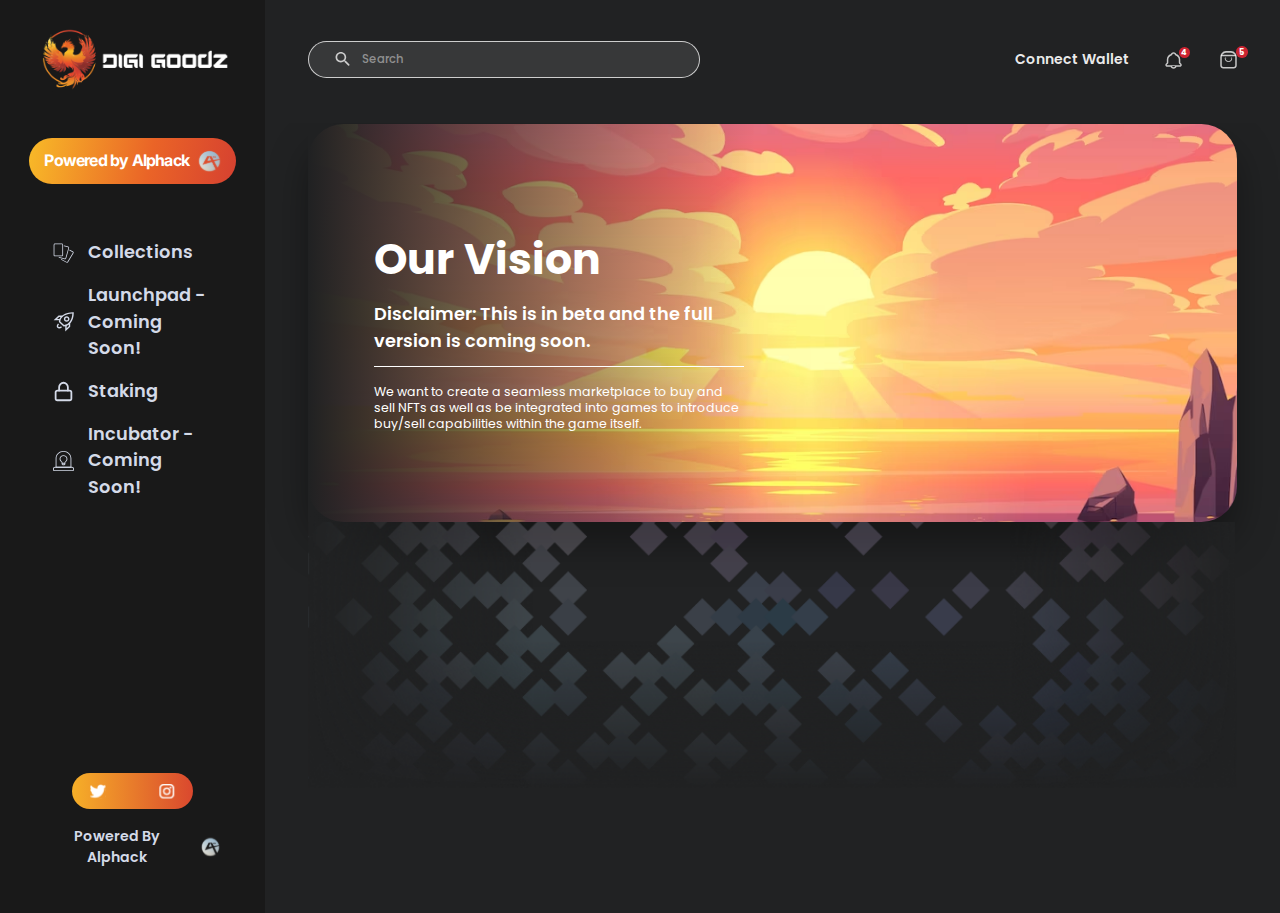
<file: index.html>
<!DOCTYPE html>
<html lang="en">
<head>
    <meta charset="utf-8">
    <meta name="description" content="">
    <meta name="keywords" content="app, landing, corporate, Creative, Html Template, Template">
    <meta name="author" content="web-themes">
    <meta http-equiv="x-ua-compatible" content="ie=edge">
    <meta name="viewport" content="width=device-width, minimum-scale=1.0, maximum-scale=1.0, initial-scale=1">

    <!-- title -->
    <title>Alphack Marketplace</title>

    <!-- favicon -->
    <link href="img/favicon.png" type="image/png" rel="icon">

    <!-- all css here -->
    <link href="css/bootstrap.min.css" rel="stylesheet" type="text/css" />
    <link href="css/helper.css" rel="stylesheet" type="text/css" />
    <link href="css/style.css" rel="stylesheet" type="text/css" />
    <link href="css/responsive.css" rel="stylesheet" type="text/css" />
    
    
    <link rel="apple-touch-icon" sizes="180x180" href="/apple-touch-icon.png">
<link rel="icon" type="image/png" sizes="32x32" href="/favicon-32x32.png">
<link rel="icon" type="image/png" sizes="16x16" href="/favicon-16x16.png">
<link rel="manifest" href="/site.webmanifest">
</head>
<body>

    <!--========== main-wrapper start ===========-->
    <main class="main-wrapper">
        <div class="row g-0">
            <div class="col-lg-3 main-left-col">
                <div class="main-left">
                    <div class="logo">
                        <a href="index.html">
                            <img src="img/logoPng.png" alt="">
                        </a>
                        <div class="hamburger-menu d-lg-none">
                            <span class="line-top"></span>
                            <span class="line-center"></span>
                            <span class="line-bottom"></span>
                        </div>
                    </div>
                    <div class="power-btn">
                        <a href="https://alphackstudios.io">Powered by Alphack <img src="img/alphack-icon.svg" alt=""></a>
                    </div>
                    <div class="menu-part">
                        <ul>
                            <li>
                                <a href="collection.html">
                                    <img src="img/collection.svg" alt="">
                                    <span>Collections</span>
                                </a>
                            </li>
                            <li>
                                <a href="#">
                                    <img src="img/launch.svg" alt="">
                                    <span>Launchpad - Coming Soon!</span>
                                </a>
                            </li>
                            <li>
                                <a href="staking.html">
                                    <img src="img/lock.svg" alt="">
                                    <span>Staking</span>
                                </a>
                            </li>
                            <li>
                                <a href="#">
                                    <img src="img/bulb.svg" alt="">
                                    <span>Incubator - Coming Soon!</span>
                                </a>
                            </li>
                        </ul>
                    </div>
                    <div class="menu-bottom">
                        <ul>
                            <li><a href="https://twitter.com/AlphackStudios"><img src="img/twitter.svg" alt=""></a></li>
                           <!--  <li><a href="#"><img src="img/facebook.svg" alt=""></a></li> -->
                            <li><a href="https://www.instagram.com/alphackstudios/"><img src="img/instagram.svg" alt=""></a></li>
                        </ul>
                        <p>Powered By Alphack <img src="img/ck-2.svg" alt=""></p>
                    </div>
                </div>
            </div>
            <div class="col-lg-9 main-right-col">
                <div class="main-right">
                    <div class="header-part">
                        <div class="hamburger-menu d-lg-none">
                            <span class="line-top"></span>
                            <span class="line-center"></span>
                            <span class="line-bottom"></span>
                        </div>
                        <div class="search-bar d-none d-sm-block">
                            <form action="#">
                                <input type="search" placeholder="Search">
                            </form>
                        </div>
                        <div class="header-right">
                            <div class="profile-item">
                                <a href="#" style="a:hover  text-shadow: 0 0 5px #FFA500; ">Connect Wallet <!--<img src="img/Digi_Icon.png" alt="">--></a>
                            </div>
                            <div class="notification-item">
                                <a href="#">
                                    <img src="img/notification.svg" alt="">
                                    <span>4</span>
                                </a>
                            </div>
                            <div class="card-item">
                                <a href="#">
                                    <img src="img/bag.svg" alt="">
                                    <span>5</span>
                                </a>
                            </div>
                        </div>
                    </div>

                    <div class="right-mainpart">
                        <div class="vision-area">
                            <div class="vision-main">
                                <div class="vision-cnt">
                                    <h2>Our Vision</h2>
                                    <h4>Disclaimer: This is in beta and the full version is coming soon. </h4>
                                    <p>We want to create a seamless marketplace to buy and sell NFTs as well as be integrated into games to introduce buy/sell capabilities within the game itself.</p>
                                    <!-- <a href="collection.html">Explore Collection</a> -->
                                </div>
                            </div>
                            <div class="vision-bg2">
                            </div>
                        </div>
                    </div>               
                </div>
            </div>
        </div>
    </main>
    <!--========== main-wrapper end ===========-->

    <!-- all js here -->
    <script src="js/jquery-3.4.1.min.js"></script>
    <script src="js/plugins.js"></script>
    <script src="js/main.js"></script>
</body>
</html>
</file>
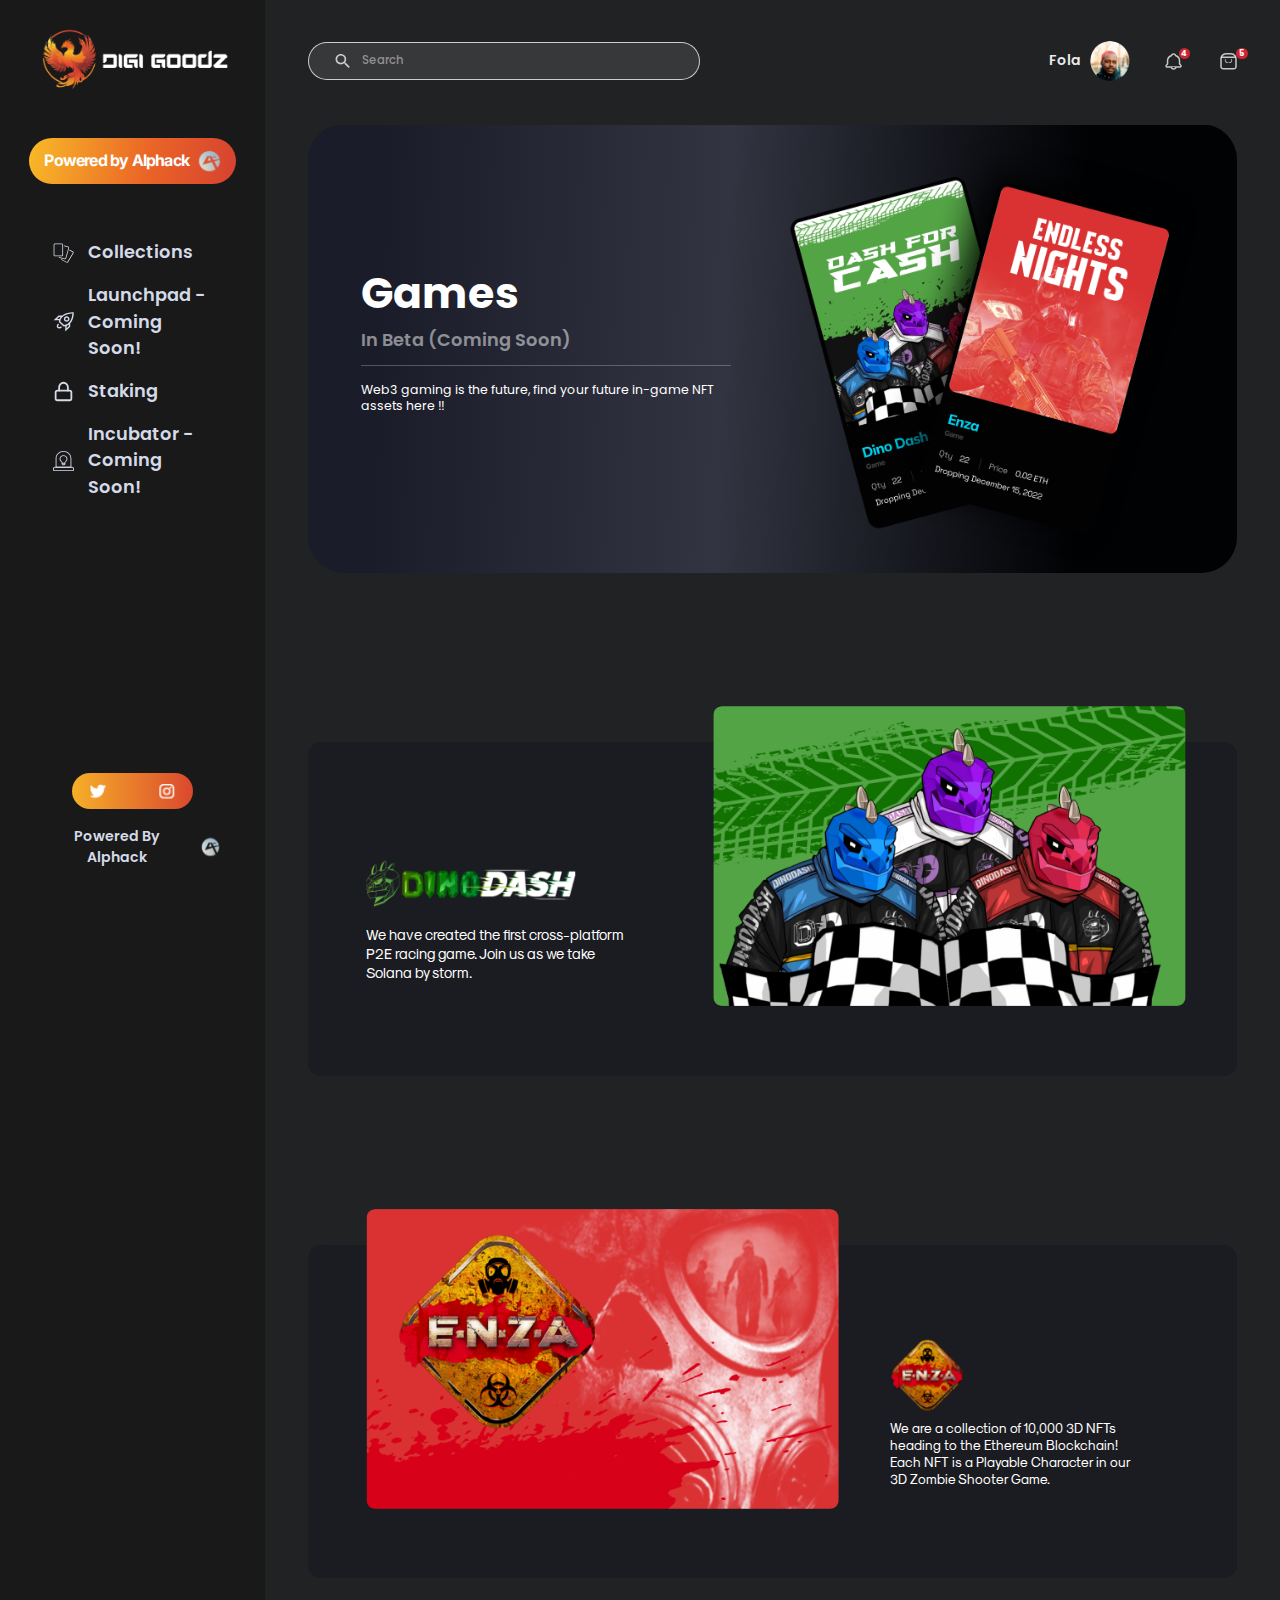
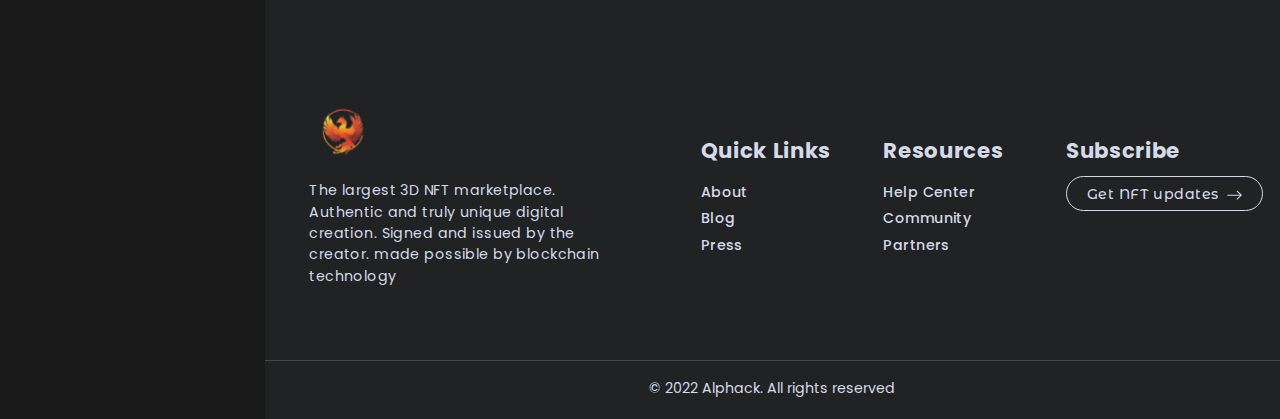
<file: collection.html>
<!DOCTYPE html>
<html lang="en">
<head>
    <meta charset="utf-8">
    <meta name="description" content="">
    <meta name="keywords" content="app, landing, corporate, Creative, Html Template, Template">
    <meta name="author" content="web-themes">
    <meta http-equiv="x-ua-compatible" content="ie=edge">
    <meta name="viewport" content="width=device-width, minimum-scale=1.0, maximum-scale=1.0, initial-scale=1">

    <!-- title -->
    <title>Alphack Marketplace - Collection</title>

    <!-- favicon -->
    <link href="img/favicon.png" type="image/png" rel="icon">

    <!-- all css here -->
    <link href="css/bootstrap.min.css" rel="stylesheet" type="text/css" />
    <link href="css/helper.css" rel="stylesheet" type="text/css" />
    <link href="css/style.css" rel="stylesheet" type="text/css" />
    <link href="css/responsive.css" rel="stylesheet" type="text/css" />
    
    
    <link rel="apple-touch-icon" sizes="180x180" href="/apple-touch-icon.png">
<link rel="icon" type="image/png" sizes="32x32" href="/favicon-32x32.png">
<link rel="icon" type="image/png" sizes="16x16" href="/favicon-16x16.png">
<link rel="manifest" href="/site.webmanifest">
</head>
<body>

    <!--========== main-wrapper start ===========-->
    <main class="main-wrapper">
        <div class="row g-0">
            <div class="col-lg-3 main-left-col">
                <div class="main-left">
                    <div class="logo">
                        <a href="index.html">
                            <img src="img/logoPng.png" alt="">
                        </a>
                        <div class="hamburger-menu d-lg-none">
                            <span class="line-top"></span>
                            <span class="line-center"></span>
                            <span class="line-bottom"></span>
                        </div>
                    </div>
                    <div class="power-btn">
                        <a href="https://alphackstudios.io">Powered by Alphack <img src="img/alphack-icon.svg" alt=""></a>
                    </div>
                    <div class="menu-part">
                        <ul>
                            <li>
                                <a href="collection.html">
                                    <img src="img/collection.svg" alt="">
                                    <span>Collections</span>
                                </a>
                            </li>
                            <li>
                                <a href="#">
                                    <img src="img/launch.svg" alt="">
                                    <span>Launchpad - Coming Soon!</span>
                                </a>
                            </li>
                            <li>
                                <a href="staking.html">
                                    <img src="img/lock.svg" alt="">
                                    <span>Staking</span>
                                </a>
                            </li>
                            <li>
                                <a href="#">
                                    <img src="img/bulb.svg" alt="">
                                    <span>Incubator - Coming Soon!</span>
                                </a>
                            </li>
                        </ul>
                    </div>
                    <div class="menu-bottom">
                        <ul>
                            <li><a href="https://twitter.com/AlphackStudios"><img src="img/twitter.svg" alt=""></a></li>
                           <!--  <li><a href="#"><img src="img/facebook.svg" alt=""></a></li> -->
                            <li><a href="https://www.instagram.com/alphackstudios/"><img src="img/instagram.svg" alt=""></a></li>
                        </ul>
                        <p>Powered By Alphack <img src="img/ck-2.svg" alt=""></p>
                    </div>
                </div>
            </div>
            <div class="col-lg-9 main-right-col">
                <div class="main-right">
                    <div class="header-part">
                        <div class="hamburger-menu d-lg-none">
                            <span class="line-top"></span>
                            <span class="line-center"></span>
                            <span class="line-bottom"></span>
                        </div>
                        <div class="search-bar d-none d-sm-block">
                            <form action="#">
                                <input type="search" placeholder="Search">
                            </form>
                        </div>
                        <div class="header-right">
                            <div class="profile-item">
                                <a href="#">Fola <img src="img/profile.png" alt=""></a>
                            </div>
                            <div class="notification-item">
                                <a href="#">
                                    <img src="img/notification.svg" alt="">
                                    <span>4</span>
                                </a>
                            </div>
                            <div class="card-item">
                                <a href="#">
                                    <img src="img/bag.svg" alt="">
                                    <span>5</span>
                                </a>
                            </div>
                        </div>
                    </div>
                    <div class="right-mainpart">
                        <div class="collection-area">
                            <div class="games-part">
                                <div class="row align-items-center">
                                    <div class="col-sm-6 order-2 order-sm-1">
                                        <div class="games-cnt">
                                            <!-- <img src="img/rating.svg" alt=""> -->
                                            <h2>Games</h2>
                                            <h4>In Beta (Coming Soon) </h4>
                                            <p>Web3 gaming is the future, find your future in-game NFT assets here !! </p>
                                            <!-- <a href="#">Explore Collection</a> -->
                                        </div>
                                    </div>
                                    <div class="col-sm-6 order-1 order-sm-2">
                                        <div class="games-item">
                                            <img src="img/games.png" alt="">
                                        </div>
                                    </div>
                                </div>
                            </div>

                            <div class="dinodash-area">
                                <div class="dinodash-part">
                                    <div class="row align-items-end">
                                        <div class="col-sm-5 order-2 order-sm-1">
                                            <div class="dinodash-cnt">
                                                <img src="img/logo_dd_green.png" alt="">
                                                <p>We have created the first cross-platform P2E racing game. Join us as we take Solana by storm.</p>
                                                <!-- <a href="individual-1.html">Explore Collection</a> -->
                                            </div>
                                        </div>
                                        <div class="col-sm-7 order-1 order-sm-2">
                                            <div class="dinodash-item">
                                                <img src="img/dinodash.png" alt="">
                                            </div>
                                        </div>
                                    </div>
                                </div>
                            </div>

                            <div class="enza-area">
                                <div class="enza-part">
                                    <div class="row align-items-end">
                                        <div class="col-sm-7">
                                            <div class="enza-item">
                                                <img src="img/enza.png">
                                            </div>
                                        </div>
                                        <div class="col-sm-5">
                                            <div class="enza-cnt">
                                                <img src="img/enza-logo.png" alt="">
                                                <p>We are a collection of 10,000 3D NFTs heading to the Ethereum Blockchain! Each NFT is a Playable Character in our 3D Zombie Shooter Game.</p>
                                                <!-- <a href="individual-2.html">Explore Collection</a> -->
                                            </div>
                                        </div>
                                    </div>
                                </div>
                            </div>
                        </div>
                        <div class="footer-area">
                            <div class="row">
                                <div class="col-md-5">
                                    <div class="footer-left">
                                        <a href="#">
                                            <img src="img/footer-logo.svg" alt="">
                                        </a>
                                        <p>The largest 3D NFT marketplace. Authentic and truly unique digital creation. Signed and issued by the creator. made possible by blockchain technology</p>
                                    </div>
                                </div>
                                <div class="col-md-7">
                                    <div class="footer-right">
                                        <div class="row">
                                            <div class="col-6 col-sm-4">
                                                <div class="footer-item">
                                                    <h4>Quick Links</h4>
                                                    <ul>
                                                        <li><a href="#">About</a></li>
                                                        <li><a href="#">Blog</a></li>
                                                        <li><a href="#">Press</a></li>
                                                    </ul>
                                                </div>
                                            </div>
                                            <div class="col-6 col-sm-4">
                                                <div class="footer-item">
                                                    <h4>Resources</h4>
                                                    <ul>
                                                        <li><a href="#">Help Center</a></li>
                                                        <li><a href="#">Community</a></li>
                                                        <li><a href="#">Partners</a></li>
                                                    </ul>
                                                </div>
                                            </div>
                                            <div class="col-6 col-sm-4">
                                                <div class="footer-item subscribe-item">
                                                    <h4>Subscribe</h4>
                                                    <a class="subscribe-btn" href="#">Get NFT updates <img src="img/right.svg" alt=""></a>
                                                </div>
                                            </div>
                                        </div>
                                    </div>
                                </div>
                            </div>
                        </div>
                        <div class="copyright-area">
                            <div class="copyright-cnt">
                                <p>&copy; 2022 Alphack. All rights reserved</p>
                            </div>
                        </div>
                    </div>              
                </div>
            </div>
        </div>
    </main>
    <!--========== main-wrapper end ===========-->

    <!-- all js here -->
    <script src="js/jquery-3.4.1.min.js"></script>
    <script src="js/plugins.js"></script>
    <script src="js/main.js"></script>
</body>
</html>
</file>
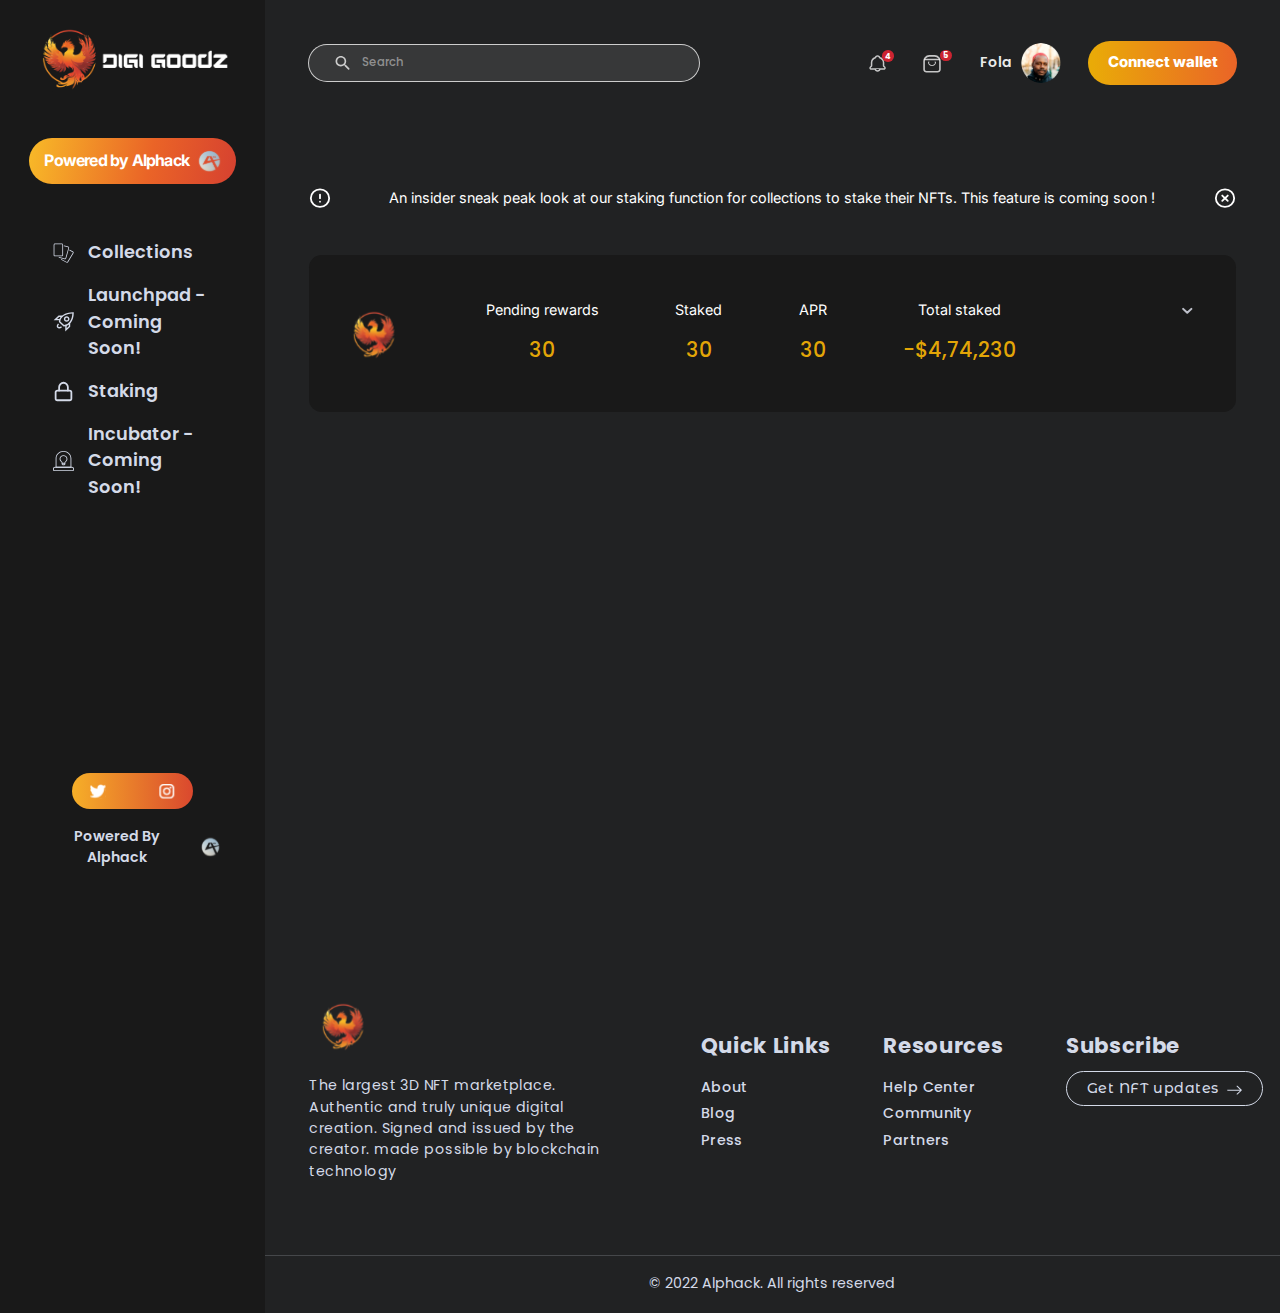
<file: staking.html>
<!DOCTYPE html>
<html lang="en">
<head>
    <meta charset="utf-8">
    <meta name="description" content="">
    <meta name="keywords" content="app, landing, corporate, Creative, Html Template, Template">
    <meta name="author" content="web-themes">
    <meta http-equiv="x-ua-compatible" content="ie=edge">
    <meta name="viewport" content="width=device-width, minimum-scale=1.0, maximum-scale=1.0, initial-scale=1">

    <!-- title -->
    <title>Alphack - Staking</title>

    <!-- favicon -->
    <link href="img/favicon.png" type="image/png" rel="icon">

    <!-- all css here -->
    <link href="css/bootstrap.min.css" rel="stylesheet" type="text/css" />
    <link href="css/helper.css" rel="stylesheet" type="text/css" />
    <link href="css/style.css" rel="stylesheet" type="text/css" />
    <link href="css/responsive.css" rel="stylesheet" type="text/css" />
    
    
    <link rel="apple-touch-icon" sizes="180x180" href="/apple-touch-icon.png">
<link rel="icon" type="image/png" sizes="32x32" href="/favicon-32x32.png">
<link rel="icon" type="image/png" sizes="16x16" href="/favicon-16x16.png">
<link rel="manifest" href="/site.webmanifest">
</head>
<body>

    <!--========== main-wrapper start ===========-->
    <main class="main-wrapper">
        <div class="row g-0">
            <div class="col-lg-3 main-left-col">
                <div class="main-left">
                    <div class="logo">
                        <a href="index.html">
                            <img src="img/logoPng.png" alt="">
                        </a>
                        <div class="hamburger-menu d-lg-none">
                            <span class="line-top"></span>
                            <span class="line-center"></span>
                            <span class="line-bottom"></span>
                        </div>
                    </div>
                    <div class="power-btn">
                        <a href="https://alphackstudios.io">Powered by Alphack <img src="img/alphack-icon.svg" alt=""></a>
                    </div>
                    <div class="menu-part">
                        <ul>
                            <li>
                                <a href="collection.html">
                                    <img src="img/collection.svg" alt="">
                                    <span>Collections</span>
                                </a>
                            </li>
                            <li>
                                <a href="#">
                                    <img src="img/launch.svg" alt="">
                                    <span>Launchpad - Coming Soon!</span>
                                </a>
                            </li>
                            <li>
                                <a href="staking.html">
                                    <img src="img/lock.svg" alt="">
                                    <span>Staking</span>
                                </a>
                            </li>
                            <li>
                                <a href="#">
                                    <img src="img/bulb.svg" alt="">
                                    <span>Incubator - Coming Soon!</span>
                                </a>
                            </li>
                        </ul>
                    </div>
                    <div class="menu-bottom">
                        <ul>
                            <li><a href="https://twitter.com/AlphackStudios"><img src="img/twitter.svg" alt=""></a></li>
                           <!--  <li><a href="#"><img src="img/facebook.svg" alt=""></a></li> -->
                            <li><a href="https://www.instagram.com/alphackstudios/"><img src="img/instagram.svg" alt=""></a></li>
                        </ul>
                        <p>Powered By Alphack <img src="img/ck-2.svg" alt=""></p>
                    </div>
                </div>
            </div>
            <div class="col-lg-9 main-right-col">
                <div class="main-right">
                    <div class="header-part">
                        <div class="hamburger-menu d-lg-none">
                            <span class="line-top"></span>
                            <span class="line-center"></span>
                            <span class="line-bottom"></span>
                        </div>
                        <div class="search-bar search-bar2 d-none d-sm-block">
                            <form action="#">
                                <input type="search" placeholder="Search">
                            </form>
                        </div>
                        <div class="header-right">
                            <div class="notification-item">
                                <a href="#">
                                    <img src="img/notification.svg" alt="">
                                    <span>4</span>
                                </a>
                            </div>
                            <div class="card-item">
                                <a href="#">
                                    <img src="img/bag.svg" alt="">
                                    <span>5</span>
                                </a>
                            </div>
                            <div class="profile-item profile-item2">
                                <a href="#">Fola <img src="img/profile.png" alt=""></a>
                            </div>
                            <div class="wallet-btn">
                                <a href="#">Connect wallet</a>
                            </div>
                        </div>
                    </div>
                    <div class="right-mainpart">
                        <div class="staking-area">
                            <div class="staking-upper">
                                <a href="#">
                                    <img src="img/alert-circle.svg" alt="">
                                </a>
                                <p>An insider sneak peak look at our staking function for collections to stake their NFTs. This feature is coming soon !</p>
                                <a href="#">
                                    <img src="img/cross-circle.svg" alt="">
                                </a>
                            </div>
                            <div class="staking-main">
                                <a href="#">
                                    <span class="stack-item">
                                        <img src="img/footer-logo.svg" alt="">
                                    </span>

                                    <span class="stack-cnt">
                                        <p>Pending rewards</p>
                                        <h4>30</h4>
                                    </span>
                                    <span class="stack-cnt">
                                        <p>Staked</p>
                                        <h4>30</h4>
                                    </span>
                                    <span class="stack-cnt">
                                        <p>APR</p>
                                        <h4>30</h4>
                                    </span>
                                    <span class="stack-cnt">
                                        <p>Total staked</p>
                                        <h4>-$4,74,230</h4>
                                    </span>
                                    <span class="stack-arrow">
                                        <img src="img/down.svg" alt="">
                                    </span>
                                </a>
                            </div>
                        </div>
                        <div class="footer-area">
                            <div class="row">
                                <div class="col-md-5">
                                    <div class="footer-left">
                                        <a href="#">
                                            <img src="img/footer-logo.svg" alt="">
                                        </a>
                                        <p>The largest 3D NFT marketplace. Authentic and truly unique digital creation. Signed and issued by the creator. made possible by blockchain technology</p>
                                    </div>
                                </div>
                                <div class="col-md-7">
                                    <div class="footer-right">
                                        <div class="row">
                                            <div class="col-6 col-sm-4">
                                                <div class="footer-item">
                                                    <h4>Quick Links</h4>
                                                    <ul>
                                                        <li><a href="#">About</a></li>
                                                        <li><a href="#">Blog</a></li>
                                                        <li><a href="#">Press</a></li>
                                                    </ul>
                                                </div>
                                            </div>
                                            <div class="col-6 col-sm-4">
                                                <div class="footer-item">
                                                    <h4>Resources</h4>
                                                    <ul>
                                                        <li><a href="#">Help Center</a></li>
                                                        <li><a href="#">Community</a></li>
                                                        <li><a href="#">Partners</a></li>
                                                    </ul>
                                                </div>
                                            </div>
                                            <div class="col-6 col-sm-4">
                                                <div class="footer-item subscribe-item">
                                                    <h4>Subscribe</h4>
                                                    <a class="subscribe-btn" href="#">Get NFT updates <img src="img/right.svg" alt=""></a>
                                                </div>
                                            </div>
                                        </div>
                                    </div>
                                </div>
                            </div>
                        </div>
                        <div class="copyright-area">
                            <div class="copyright-cnt">
                                <p>&copy; 2022 Alphack. All rights reserved</p>
                            </div>
                        </div>
                    </div>              
                </div>
            </div>
        </div>
    </main>
    <!--========== main-wrapper end ===========-->

    <!-- all js here -->
    <script src="js/jquery-3.4.1.min.js"></script>
    <script src="js/plugins.js"></script>
    <script src="js/main.js"></script>
</body>
</html>
</file>
<file: css/helper.css>
/*
**margin .5rem - 10.0rem
**padding .5rem - 10.0rem
*/

.mt_5{margin-top:.5rem}.mt_10{margin-top:1.0rem}.mt_15{margin-top:1.5rem}.mt_20{margin-top:2.0rem}.mt_25{margin-top:2.5rem}.mt_30{margin-top:3.0rem}.mt_35{margin-top:3.5rem}.mt_40{margin-top:4.0rem}.mt_45{margin-top:4.5rem}.mt_50{margin-top:5.0rem}.mt_55{margin-top:5.5rem}.mt_60{margin-top:6.0rem}.mt_65{margin-top:6.5rem}.mt_70{margin-top:7.0rem}.mt_75{margin-top:7.5rem}.mt_80{margin-top:8.0rem}.mt_85{margin-top:8.5rem}.mt_90{margin-top:9.0rem}.mt_95{margin-top:9.5rem}.mt_100{margin-top:10.0rem}.mb_5{margin-bottom:.5rem}.mb_10{margin-bottom:1.0rem}.mb_15{margin-bottom:1.5rem}.mb_20{margin-bottom:2.0rem}.mb_25{margin-bottom:2.5rem}.mb_30{margin-bottom:3.0rem}.mb_35{margin-bottom:3.5rem}.mb_40{margin-bottom:4.0rem}.mb_45{margin-bottom:4.5rem}.mb_50{margin-bottom:5.0rem}.mb_55{margin-bottom:5.5rem}.mb_60{margin-bottom:6.0rem}.mb_65{margin-bottom:6.5rem}.mb_70{margin-bottom:7.0rem}.mb_75{margin-bottom:7.5rem}.mb_80{margin-bottom:8.0rem}.mb_85{margin-bottom:8.5rem}.mb_90{margin-bottom:9.0rem}.mb_95{margin-bottom:9.5rem}.mb_100{margin-bottom:10.0rem}.mr_5{margin-right:.5rem}.mr_10{margin-right:1.0rem}.mr_15{margin-right:1.5rem}.mr_20{margin-right:2.0rem}.mr_25{margin-right:2.5rem}.mr_30{margin-right:3.0rem}.mr_35{margin-right:3.5rem}.mr_40{margin-right:4.0rem}.mr_45{margin-right:4.5rem}.mr_50{margin-right:5.0rem}.mr_55{margin-right:5.5rem}.mr_60{margin-right:6.0rem}.mr_65{margin-right:6.5rem}.mr_70{margin-right:7.0rem}.mr_75{margin-right:7.5rem}.mr_80{margin-right:8.0rem}.mr_85{margin-right:8.5rem}.mr_90{margin-right:9.0rem}.mr_95{margin-right:9.5rem}.mr_100{margin-right:10.0rem}.ml_5{margin-left:.5rem}.ml_10{margin-left:1.0rem}.ml_15{margin-left:1.5rem}.ml_20{margin-left:2.0rem}.ml_25{margin-left:2.5rem}.ml_30{margin-left:3.0rem}.ml_35{margin-left:3.5rem}.ml_40{margin-left:4.0rem}.ml_45{margin-left:4.5rem}.ml_50{margin-left:5.0rem}.ml_55{margin-left:5.5rem}.ml_60{margin-left:6.0rem}.ml_65{margin-left:6.5rem}.ml_70{margin-left:7.0rem}.ml_75{margin-left:7.5rem}.ml_80{margin-left:8.0rem}.ml_85{margin-left:8.5rem}.ml_90{margin-left:9.0rem}.ml_95{margin-left:9.5rem}.ml_100{margin-left:10.0rem}.pt_5{padding-top:.5rem}.pt_10{padding-top:1.0rem}.pt_15{padding-top:1.5rem}.pt_20{padding-top:2.0rem}.pt_25{padding-top:2.5rem}.pt_30{padding-top:3.0rem}.pt_35{padding-top:3.5rem}.pt_40{padding-top:4.0rem}.pt_45{padding-top:4.5rem}.pt_50{padding-top:5.0rem}.pt_55{padding-top:5.5rem}.pt_60{padding-top:6.0rem}.pt_65{padding-top:6.5rem}.pt_70{padding-top:7.0rem}.pt_75{padding-top:7.5rem}.pt_80{padding-top:8.0rem}.pt_85{padding-top:8.5rem}.pt_90{padding-top:9.0rem}.pt_95{padding-top:9.5rem}.pt_100{padding-top:10.0rem}.pb_5{padding-bottom:.5rem}.pb_10{padding-bottom:1.0rem}.pb_15{padding-bottom:1.5rem}.pb_20{padding-bottom:2.0rem}.pb_25{padding-bottom:2.5rem}.pb_30{padding-bottom:3.0rem}.pb_35{padding-bottom:3.5rem}.pb_40{padding-bottom:4.0rem}.pb_45{padding-bottom:4.5rem}.pb_50{padding-bottom:5.0rem}.pb_55{padding-bottom:5.5rem}.pb_60{padding-bottom:6.0rem}.pb_65{padding-bottom:6.5rem}.pb_70{padding-bottom:7.0rem}.pb_75{padding-bottom:7.5rem}.pb_80{padding-bottom:8.0rem}.pb_85{padding-bottom:8.5rem}.pb_90{padding-bottom:9.0rem}.pb_95{padding-bottom:9.5rem}.pb_100{padding-bottom:10.0rem}.pr_5{padding-right:.5rem}.pr_10{padding-right:1.0rem}.pr_15{padding-right:1.5rem}.pr_20{padding-right:2.0rem}.pr_25{padding-right:2.5rem}.pr_30{padding-right:3.0rem}.pr_35{padding-right:3.5rem}.pr_40{padding-right:4.0rem}.pr_45{padding-right:4.5rem}.pr_50{padding-right:5.0rem}.pr_55{padding-right:5.5rem}.pr_60{padding-right:6.0rem}.pr_65{padding-right:6.5rem}.pr_70{padding-right:7.0rem}.pr_75{padding-right:7.5rem}.pr_80{padding-right:8.0rem}.pr_85{padding-right:8.5rem}.pr_90{padding-right:9.0rem}.pr_95{padding-right:9.5rem}.pr_100{padding-right:10.0rem}.pl_5{padding-left:.5rem}.pl_10{padding-left:1.0rem}.pl_15{padding-left:1.5rem}.pl_20{padding-left:2.0rem}.pl_25{padding-left:2.5rem}.pl_30{padding-left:3.0rem}.pl_35{padding-left:3.5rem}.pl_40{padding-left:4.0rem}.pl_45{padding-left:4.5rem}.pl_50{padding-left:5.0rem}.pl_55{padding-left:5.5rem}.pl_60{padding-left:6.0rem}.pl_65{padding-left:6.5rem}.pl_70{padding-left:7.0rem}.pl_75{padding-left:7.5rem}.pl_80{padding-left:8.0rem}.pl_85{padding-left:8.5rem}.pl_90{padding-left:9.0rem}.pl_95{padding-left:9.5rem}.pl_100{padding-left:10.0rem}
</file>
<file: css/style.css>
/*====================== Google fonts ========================*/
@import url('https://fonts.googleapis.com/css2?family=Inter:wght@300;400;500;600;700;800;900&family=Montserrat+Alternates:ital,wght@0,300;0,400;0,500;0,600;0,700;0,800;0,900;1,400;1,700&family=Mulish:ital,wght@0,300;0,400;0,500;0,600;0,700;0,800;0,900;1,400;1,700&family=Poppins:ital,wght@0,300;0,400;0,500;0,600;0,700;0,800;0,900;1,400;1,700&display=swap');

/*===== webfonts =====*/
@font-face {
	font-family: 'Sk-Modernist'; 
	src: url(../webfonts/Sk-Modernist-Regular.otf);
	font-weight: 400;
}

@font-face {
	font-family: 'Sk-Modernist'; 
	src: url(../webfonts/Sk-Modernist-Bold.otf);
	font-weight: 700;
}

@font-face {
	font-family: 'criores'; 
	src: url(../webfonts/criores.otf);
}

/*====================== Basic css ========================*/
html {
	/*font-size: 62.5%;*/
	font-size: 0.6944vw;
}

:root {
	scroll-behavior: unset;
}

html,
body,
div,
span,
h1,
h2,
h3,
h4,
h5,
h6,
p,
a,
strong,
i,
ol,
ul,
li,
form,
label,
footer,
header,
menu,
nav,
section {
	margin: 0;
	padding: 0;
}

ol,
ul {
	list-style: none;
}

a,
a:hover {
	text-decoration: none;
}

button:focus,
a:focus,
input:focus,
textarea:focus {
	outline: none;
}

/* body */
body {
	font-size: 1.6rem;
	font-weight: 400;
	line-height: 1.3;
	font-family: 'Poppins', sans-serif;
	background: #212223;
	color: #FFFFFF;
}

/*=============== main-wrapper start ==================*/
.main-wrapper {
	overflow: hidden;
}

@media screen and (min-width: 992px) {
    .main-left-col {
        -ms-flex: 0 0 29.8rem;
        flex: 0 0 29.8rem;
        max-width: 29.8rem;
    }

    .main-right-col {
        -ms-flex: 0 0 calc(100% - 29.8rem);
        flex: 0 0 calc(100% - 29.8rem);
        max-width: calc(100% - 29.8rem);
    }
}

.main-left-col {
    background: #191919;
    min-height: 100vh;
}

.main-right-col {
    background: #212223;
    min-height: 100vh;
}

.main-left {
	background: #191919;
	display: flex;
	flex-direction: column;
	width: 29.8rem;
	height: 100vh;
	position: fixed;
}

.logo {
	padding: 3rem 3.5rem 5.2rem;
	text-align: center;
}

.logo img {
	width: 21.7rem;
}

.power-btn {
	padding: 0 3.3rem;
}

.power-btn a {
	font-family: 'Inter', sans-serif;
	font-weight: 700;
	font-size: 1.8rem;
	line-height: 1.22;
	letter-spacing: -0.05em;
	color: #FFFFFF;
	background: linear-gradient(100.98deg, #F8BA28 0%, #EA6427 58.18%, #D64130 100%);
	width: 100%;
	display: flex;
	align-items: center;
	justify-content: center;
	padding: 1.4rem 1.5rem;
	border-radius: 5rem;
	transition: 0.2s all ease;
}

.power-btn a img {
	width: 2.55rem;
	margin-left: 1rem;
}

.power-btn a:hover {
	opacity: 0.85;
}

.menu-part {
	padding: 6.2rem 6rem 4rem;
}

.menu-part ul li {
	padding-bottom: 1.8rem;
}

.menu-part ul li a {
	display: flex;
	align-items: center;
	font-weight: 600;
	font-size: 2rem;
	line-height: 1.5;
	color: #D4DAE8;
	transition: 0.2s all ease;
}

.menu-part ul li a img {
	width: 2.3rem;
	margin-right: 1.6rem;
}

.menu-part ul li a:hover {
	opacity: 0.85;
}

.menu-bottom {
	padding: 0 5rem 3.6rem;
	margin-top: auto;
	text-align: center;
}

.menu-bottom ul {
	width: 13.6rem;
	background: linear-gradient(90deg, #F6AE28 1.11%, #DA482E 99.88%);
	padding: 1rem 2rem;
	border-radius: 5rem;
	display: flex;
	align-items: center;
	justify-content: space-between;
	margin: 0 auto;
}

.menu-bottom ul li img {
	width: 1.772rem;
	transition: 0.2 all ease;
}

.menu-bottom ul li img:hover {
	opacity: 0.85;
}

.menu-bottom p {
	font-weight: 600;
	font-size: 1.593rem;
	line-height: 1.4944;
	color: #D4DAE8;
	display: flex;
	align-items: center;
	justify-content: center;
	margin-top: 1.9rem;
	margin-bottom: 0;
}

.menu-bottom p img {
	width: 2.184rem;
	margin-left: 1.2rem;
}

/*=== header-part ===*/
.header-part {
	background: #212223;
	width: calc(100% - 29.8rem);
	display: flex;
	align-items: center;
	justify-content: space-between;
	padding: 4.6rem 4.8rem 5rem;
	position: fixed;
	top: 0;
	transition: 0.3s;
}

.headerfixed {
	background: #212223;
	position: fixed;
	width: calc(100% - 29.8rem);
	padding: 2rem 4.8rem;
	top: 0;
	box-shadow: 0 .8rem 1.2rem 0 rgba(0, 0, 0, .35);
	z-index: 99;
}

.search-bar {
	width: 44.2rem;
}

.search-bar input {
	font-family: 'Poppins', sans-serif;
	width: 100%;
	display: block;
	font-weight: 500;
	font-size: 1.3036rem;
	line-height: 1.538;
	color: rgba(255, 255, 255, 0.45);
	background-color: rgba(168, 168, 168, 0.17);
	border: 0.1rem solid rgba(255, 255, 255, 0.75);
	outline: none;
	padding: 1rem 3rem;
	border-radius: 5rem;
	background-image: url(../img/search.svg);
	background-repeat: no-repeat;
	background-size: 1.72rem;
	background-position: 3rem center;
	padding-left: 6rem;
}

.search-bar input::-webkit-search-cancel-button {
	-webkit-appearance: none;
}

.search-bar input::placeholder {
	opacity: 1;
	color: rgba(255, 255, 255, 0.45);
}

.header-right {
	display: flex;
	align-items: center;
	justify-content: flex-end;
}

.profile-item a {
	display: flex;
	align-items: center;
	font-weight: 600;
	font-size: 1.58rem;
	line-height: 1.511;
	color: rgba(255, 255, 255, 0.91);
}

.profile-item a img {
	width: 4.5rem;
	height: 4.5rem;
	border-radius: 50%;
	margin-left: 1rem;
}

.notification-item {
	margin-left: 4rem;
}

.notification-item a {
	position: relative;
}

.notification-item img {
	width: 1.9rem;
}

.notification-item a span {
	width: 1.3rem;
	height: 1.3rem;
	display: flex;
	align-items: center;
	justify-content: center;
	background: #CC2431;
	font-weight: 700;
	font-size: 0.922rem;
	color: #FFFFFF;
	border-radius: 50%;
	position: absolute;
	right: -0.9rem;
	top: -0.3rem;
}

.card-item {
	margin-left: 4.2rem;
}

.card-item a {
	position: relative;
}

.card-item img {
	width: 2rem;
}

.card-item a span {
	width: 1.3rem;
	height: 1.3rem;
	display: flex;
	align-items: center;
	justify-content: center;
	background: #CC2431;
	font-weight: 700;
	font-size: 0.922rem;
	color: #FFFFFF;
	border-radius: 50%;
	position: absolute;
	right: -1.2rem;
	top: -0.3rem;
}

/*=== Hamburger menu ===*/
.hamburger-menu {
	cursor: pointer;
	position: relative;
	z-index: 9999;
}

.hamburger-menu span {
	background: #FFF;
	width: 3rem;
	height: .3rem;
	display: block;
	margin: .5rem 0;
	-webkit-transition: all 0.3s ease;
	-o-transition: all 0.3s ease;
	transition: all 0.3s ease;
}

.hamburger-menu:hover .line-top {
	-webkit-transform: translateY(-100%);
	-ms-transform: translateY(-100%);
	transform: translateY(-100%);
}

.hamburger-menu:hover .line-bottom {
	-webkit-transform: translateY(100%);
	-ms-transform: translateY(100%);
	transform: translateY(100%);
}

.hamburger-menu .line-top.current {
	-webkit-transform: translateY(200%) rotate(135deg);
	-ms-transform: translateY(200%) rotate(135deg);
	transform: translateY(200%) rotate(135deg);
}

.hamburger-menu .line-center.current {
	opacity: 0;
}

.hamburger-menu .line-bottom.current {
	-webkit-transform: translateY(-325%) rotate(-135deg);
	-ms-transform: translateY(-325%) rotate(-135deg);
	transform: translateY(-325%) rotate(-135deg);
}

/*=== right-mainpart start ===*/
.right-mainpart {
	padding-top: 14rem;
}

.vision-area {
	padding: 0 4.8rem 14rem;
}

.vision-main {
	background-color: #1A1C29;
	background-image: url(../img/vision-bg.png);
	background-repeat: no-repeat;
	background-size: cover;
	background-position: center;
	box-shadow: 0rem 2.4rem 4.4rem rgba(0, 0, 0, 0.35);
	border-radius: 4rem;
}

.vision-cnt {
	width: 50.3rem;
	background: linear-gradient(90deg, #202122 0%, rgba(26, 28, 41, 0) 100%);
	padding-top: 11.7rem;
	padding-left: 7.5rem;
	padding-right: 1.2rem;
	padding-bottom: 7.015rem;
}

.vision-cnt h2 {
	font-weight: 700;
	font-size: 4.8rem;
	line-height: 1.5;
	color: #FFFFFF;
	margin-bottom: 1rem;
}

.vision-cnt h4 {
	font-weight: 600;
	font-size: 2rem;
	line-height: 1.5;
	color: #FFFFFF;
	border-bottom: 1px solid #FFFFFF;
	padding-bottom: 1.3rem;
}

.vision-cnt p {
	font-weight: 400;
	font-size: 1.4rem;
	color: #FFFFFF;
	margin-top: 1.9rem;
	margin-bottom: 3rem;
}

.vision-cnt a {
	font-family: 'Inter', sans-serif;
	font-weight: 700;
	font-size: 1.8rem;
	line-height: 1.22;
	color: #FFFFFF;
	background: linear-gradient(100.98deg, #F8BA28 0%, #EA6427 58.18%, #D64130 100%);
	display: inline-block;
	padding: 1.4rem 2rem;
	border-radius: 5rem;
	transition: 0.2s all ease;
}

.vision-cnt a:hover {
	opacity: 0.85;
}

.vision-bg2 {
	background-image: url(../img/vision-bg2.png);
	background-repeat: no-repeat;
	background-size: cover;
	background-position: bottom;
	height: 30rem;
}

/*============== collection page start ===============*/
.collection-area {
	padding: 0 4.8rem 17rem;
}

.games-part {
	background: linear-gradient(92.17deg, #1A1C29 8.12%, #323441 44.71%, #010204 82.59%);
	padding: 1rem 6rem;
	padding-right: 4rem;
	border-radius: 4rem;
}

.games-item img {
	width: 100%;
}

.games-cnt img {
	width: 11rem;
}

.games-cnt {
	width: 41.6rem;
}

.games-cnt h2 {
	font-weight: 700;
	font-size: 4.8rem;
	line-height: 1.5‬;
	color: #FFFFFF;
	margin-top: 1.3rem;
	margin-bottom: 0.8rem;
}

.games-cnt h4 {
	font-weight: 600;
	font-size: 2rem;
	line-height: 1.5;
	color: rgba(255, 255, 255, 0.5);
	border-bottom: 0.1rem solid rgba(255, 255, 255, 0.25);
	padding-bottom: 1.3rem;
}

.games-cnt p {
	font-weight: 400;
	font-size: 1.4rem;
	color: #FFFFFF;
	margin-top: 1.8rem;
	margin-bottom: 3rem;
}

.games-cnt a {
	font-family: 'Inter', sans-serif;
	font-weight: 700;
	font-size: 1.8rem;
	line-height: 1.222;
	letter-spacing: -0.05em;
	color: #FFFFFF;
	background: linear-gradient(100.98deg, #F8BA28 0%, #EA6427 58.18%, #D64130 100%);
	display: inline-block;
	padding: 1.4rem 2rem;
	border-radius: 5rem;
	transition: 0.2s all ease;
}

.games-cnt a:hover {
	opacity: 0.85;
}

.dinodash-area {
	padding: 7.2rem 0 15rem;
}

.dinodash-part {
	padding-top: 7.8rem;
	padding-left: 6.6rem;
	padding-bottom: 7.8rem;
	padding-right: 5.8rem;
	position: relative;
}

.dinodash-part::after {
	content: "";
	width: 100%;
	height: 37.5rem;
	display: block;
	background: #1B1C21;
	border-radius: 1.5rem;
	position: absolute;
	bottom: 0;
	left: 0;
}

.dinodash-item img {
	width: 100%;
	border-radius: 1rem;
}

.dinodash-item,
.dinodash-cnt {
	z-index: 9;
	position: relative;
}

.dinodash-cnt {
	width: 30.5rem;
}

.dinodash-cnt img {
	width: 23.6rem;
}

.dinodash-cnt p {
	font-family: 'Sk-Modernist'; 
	font-weight: 400;
	font-size: 1.624rem;
	color: #FFFFFF;
	margin-top: 2.1rem;
	margin-bottom: 2.8rem;
}

.dinodash-cnt a {
	font-family: 'Mulish', sans-serif;
	font-weight: 700;
	font-size: 1.37rem;
	line-height: 2.615;
	text-transform: uppercase;
	color: #FFFFFF;
	background: #53A445;
	border: 0.1rem solid #FFFFFF;
	display: inline-block;
	padding: 0.6rem 4.6rem;
	box-shadow: 0px 6.81355px 4.96317px rgba(0, 0, 0, 0.43);
	border-radius: 10rem;
	transition: 0.2s all ease;
}

.dinodash-cnt a:hover {
	opacity: 0.85;
}

.enza-part {
	padding-left: 6.6rem;
	padding-bottom: 7.8rem;
	padding-right: 5.8rem;
	position: relative;
}

.enza-part::after {
	content: "";
	width: 100%;
	height: 37.5rem;
	display: block;
	background: #1B1C21;
	border-radius: 1.5rem;
	position: absolute;
	bottom: 0;
	left: 0;
}

.enza-item {
	z-index: 9;
	position: relative;
}

.enza-item img {
	width: 100%;
	border-radius: 1rem;
}

.enza-cnt {
	width: 29rem;
	margin: auto;
	z-index: 9;
	position: relative;
}

.enza-cnt img {
	width: 8.8rem;
}

.enza-cnt p {
	font-family: 'Sk-Modernist'; 
	font-weight: 400;
	font-size: 1.5rem;
	color: #FFFFFF;
	margin-top: 0.9rem;
	margin-bottom: 2.4rem;
}

.enza-cnt a {
	font-family: 'Mulish', sans-serif;
	font-weight: 700;
	font-size: 1.375rem;
	line-height: 2.51;
	text-transform: uppercase;
	color: #FFFFFF;
	background: #D9001A;
	border: 0.1rem solid #FFFFFF;
	display: inline-block;
	padding: 0.6rem 4.6rem;
	box-shadow: 0px 6.81355px 4.96317px rgba(0, 0, 0, 0.43);
	border-radius: 10rem;
	transition: 0.2s all ease;
}

.enza-cnt a:hover {
	opacity: 0.85;
}

/*=== footer-area start ===*/
.footer-area {
	padding: 1rem 5rem 8.2rem;
	border-bottom: 0.1rem solid #45474A;
}

.footer-left {
	width: 35.7rem;
	margin-top: -4.5rem;
}

.footer-left img {
	width: 7.732rem;
}

.footer-left a {
	display: inline-block;
	margin-bottom: 2rem;
}

.footer-left p {
	font-weight: 400;
	font-size: 1.6rem;
	line-height: 1.5;
	letter-spacing: 0.03em;
	color: #D4DAE8;
}

.footer-item h4 {
	font-weight: 700;
	font-size: 2.4rem;
	line-height: 1.5‬;
	letter-spacing: 0.03em;
	color: #D4DAE8;
	margin-bottom: 1.4rem;
}

.footer-item ul li a {
	font-weight: 500;
	font-size: 1.6rem;
	line-height: 1.5;;
	letter-spacing: 0.03em;
	color: #D4DAE8;
	display: inline-block;
	margin-top: 0.6rem;
	transition: 0.2s all ease;
}

.footer-item ul li a:hover {
	color: #FFF;
}

.footer-item .subscribe-btn {
	font-family: 'Montserrat Alternates', sans-serif;
	font-weight: 500;
	font-size: 1.6rem;
	line-height: 1.25‬;
	letter-spacing: 0.03em;
	color: #D4DAE8;
	border: 0.1rem solid #D4DAE8;
	width: 22.1rem;
	display: block;
	text-align: center;
	padding: 0.8rem 0rem;
	border-radius: 6.8rem;
	transition: 0.2s all ease;
	margin-top: 0.6rem;
}

.footer-item .subscribe-btn img {
	width: 1.63rem;
	margin-left: 0.5rem;
}

.footer-item .subscribe-btn:hover {
	opacity: 0.85;
}

.copyright-area {
	padding: 2rem 1.5rem 2.4rem;
	text-align: center;
}

.copyright-cnt p {
	font-weight: 400;
	font-size: 1.6rem;
	line-height: 2.125‬;
	color: #D4DAE8;
	text-align: center;
	margin: 0;
}

/*==================== launch-pad page start =====================*/
.dash-area-s1 {
	padding: 0 5rem;
	overflow: hidden;
}

.dash-area-inner2-s1 {
	background-image: url(../img/dash-01.png);
	background-repeat: no-repeat;
	background-size: cover;
	background-position: center;
	border-radius: 2.5rem;
	padding: 2.7rem 7rem 4.5rem;
	padding-right: 2.2rem;
	z-index: 1;
	position: relative;
}

.dash-item3-s1 ul {
	display: flex;
	align-items: center;
	justify-content: end;
	padding-bottom: 13.2rem;
}

.dash-item3-s1 ul li a {
	display: block;
	margin-left: .8rem;
	transition: 0.2s all ease;
}

.dash-item3-s1 ul li a:hover {
	opacity: 0.8;
}

.dash-item3-s1 ul li img {
	width: 3.085rem;
}

.dash-item-s1 {
	display: flex;
	align-items: flex-start;
}

.dash-item-inner-s1 {
	margin-right: 5.5rem;
}

.dash-item-inner-s1 h2 {
	font-weight: 700;
	font-size: 4.8rem;
	color: #FFFFFF;
	margin: 0 0 2rem;
}

.dash-item-inner-s1 p {
	font-weight: 500;
	font-size: 2rem;
	color: rgba(255, 255, 255, 0.5);
	margin: 0 0 3rem;
}

.dash-item-inner-s1 a {
	font-family: 'Inter', sans-serif;
	font-weight: 700;
	font-size: 1.8rem;
	line-height: 1.222;
	letter-spacing: -0.05em;
	color: #FFFFFF;
	background: linear-gradient(100.98deg, #F8BA28 0%, #EA6427 58.18%, #D64130 100%);
	display: inline-block;
	padding: 1.4rem 2rem;
	border-radius: 5rem;
	transition: 0.2s all ease;
}

.dash-item-inner-s1 a:hover {
	opacity: 0.85;
}

.dash-item-inner2-s1 {
	position: relative;
}

.dash-item-inner2-s1 h3 {
	font-family: 'criores'; 
	font-weight: 500;
	font-size: 3.9rem;
	line-height: .8;
	text-align: center;
	text-transform: uppercase;
	color: #FFFFFF;
	margin: 0 0 1.4rem;
}

.dash-item-inner2-s1 h3 span {
	font-size: 7.4rem;
}

.dash-item-inner2-s1 h6 {
	font-weight: 400;
	font-size: .9rem;
	text-align: center;
	color: #FFFFFF;
	margin: 0 0 1.4rem;
}

.dash-item-inner3-s1 a {
	font-family: 'Mulish', sans-serif;
	font-weight: 700;
	font-size: 1rem;
	line-height: 1.222;
	color: #FFFFFF;
	background: #5865F2;
	border: .1rem solid #FFFFFF;
	box-shadow: 0px 16.3rem 11.9rem rgba(7, 10, 30, 0.95), 0px 6.8rem 4.9rem rgba(7, 10, 30, 0.60703), 0px 3.6rem 2.6rem rgba(7, 10, 30, 0.465217), 0px 2rem 1.4rem rgba(7, 10, 30, 0.367818), 0px 1rem .7rem rgba(7, 10, 30, 0.282065), 0px .4rem .3rem rgba(7, 10, 30, 0.182445);
	border-radius: 11.9rem;
	align-items: center;
	display: flex;
	align-items: center;
	justify-content: center;
	width: 15.5rem;
	height: 3.2rem;
	margin: 0 auto 2.6rem;
	transition: 0.2s all ease;
}

.dash-item-inner3-s1 a img {
	width: 1.5rem;
	margin-left: .6rem;
}

.dash-item-inner4-s1 a {
	transition: 0.2s all ease;
}

.dash-item-inner4-s1 a img {
	width: 4rem;
}

.dash-item-inner4-s1 a:hover {
	opacity: 0.85;
}

.dash-item-inner4-s1 {
	text-align: center;
}

.dash-item2-s1 {
	position: absolute;
	right: 8.2rem;
	bottom: 4.5rem;
	z-index: -1;
}

.dash-item2-s1 img {
	width: 57.5rem;
}

.dash-item-inner5-s1 img {
	max-width: 100%;
}

.dash-area2-s1 {
	padding-top: 10rem;
	padding-bottom: 13.5rem;
	padding-left: 5rem;
	padding-right: 4.3rem;
	overflow: hidden;
}

.dash-area2-s1 .row {
    --bs-gutter-x: 2.2rem;
}

.dash-item4-s1 h2 {
	font-weight: 600;
	font-size: 3.2rem;
	color: #FFFFFF;
	margin: 0 0 4.5rem;
}

.dash-item5-s1 {
	margin-bottom: 3rem;
}

.dash-item5-s1 a {
	width: 100%;
	display: block;
	padding: 1.2rem 1.2rem 1.7rem;
	border: .2rem solid #D4DAE8;
	border-radius: 2rem;
}

.dash-item5-s1 a > img {
	width: 100%;
	display: block;
	margin-bottom: 1.2rem;
	border-radius: 1.5rem;
}

.dash-item5-s1 a h2 {
	font-weight: 700;
	font-size: 2rem;
	letter-spacing: 0.03em;
	color: #D4DAE8;
	text-align: center;
	margin: 0 0 .5rem;
}

.dash-item5-s1 a h2 img {
	width: 1.45rem;
	margin-left: .6rem;
	margin-top: -1.8rem;
}

.dash-item5-s1 a p {
	font-weight: 400;
	font-size: 1rem;
	line-height: 140%;
	text-align: center;
	letter-spacing: 0.03em;
	color: #D4DAE8;
	margin: 0.5rem auto 0;
}

.dash-area-inner3-s1 {
	background-image: url(../img/dash-04.png);
	padding-bottom: 9.1rem;
}

/*============== individual-1 page start ================*/
.indvid-part {
	background-image: url(../img/individ-bg.png);
	background-repeat: no-repeat;
	background-size: cover;
	background-position: center;
	padding-top: 0;
	padding-bottom: 0;
}

.indvid-part .games-item img {
	width: 16.5rem;
	display: block;
	margin: auto;
	transform: scale(1.08);
	position: relative;
	bottom: 1.5rem;
}

.popular-area-s1 {
	padding: 10rem 4.5rem 2rem 3.8rem;
}

.popular-item-s1 {
	display: flex;
	align-items: center;
	justify-content: space-between;
	padding-bottom: 2rem;
}

.popular-item-s1 div {
	margin-bottom: 2rem;
}

.popular-item-inner-s1 h2 {
	font-weight: 600;
	font-size: 3.2rem;
	color: #FFFFFF;
	margin: 0;
}

.popular-item-inner2-s1 .nav {
	padding: 0;
	margin: 0;
	border: none;
}

.popular-item-inner2-s1 .nav-tabs {
	padding: 0;
	margin: 0;
	border: none;
}

.popular-item-inner2-s1 ul li {
	padding: 0 1rem;
	display: inline-block;
}

.popular-item-inner2-s1 ul li a {
	font-weight: 600;
	font-size: 1.6rem;
	line-height: 1.5;
	color: #FFFFFF;
	border: 0.2rem solid rgba(255, 255, 255, 0.5);
	background-color: transparent;
	display: inline-block;
	padding: 1rem 3.2rem;
	border-radius: 5rem;
}

.popular-item-inner2-s1 ul li a.active,
.popular-item-inner2-s1 ul li a:hover {
	background: linear-gradient(97.23deg, #F6AF28 -10.64%, #EA6427 54.77%, #DB492E 110.16%);
	color: #FFFFFF;
	padding: 1.2rem 3.4rem;
	border: none;
}

.popular-item-inner2-s1 ul li a.active:hover {
	background: linear-gradient(97.23deg, #F6AF28 -10.64%, #EA6427 54.77%, #DB492E 110.16%);
	color: #FFFFFF;
	padding: 1.2rem 3.4rem;
	border: none;
}

.popular-item-inner3-s1 .dropdown-toggle {
	font-weight: 600;
	font-size: 1.6rem;
	color: rgba(255, 255, 255, 0.5);
	background: transparent;
	border: none;
}

.popular-item-inner3-s1 .dropdown-toggle:after {
	display: none;
}

.popular-item-inner3-s1 .dropdown-toggle img {
	width: 1rem;
	margin-left: .8rem;
}

.popular-item-inner3-s1 .dropdown-menu {
	width: 11rem;
	box-shadow: 0 0 1rem rgba(0, 0, 0, 0.15);
}

.popular-area-inner-s1 {
	display: flex;
	align-items: flex-start;
	flex-wrap: wrap;
	justify-content: space-between;
}

.popular-item2-s1 {
	margin-bottom: 3rem;
	width: 29.7rem;
}

.popular-item2-inner-s1 {
	display: flex;
	align-items: center;
}

.popular-item2-inner2-s1 h2 {
	font-weight: 600;
	font-size: 2rem;
	letter-spacing: 0.03em;
	color: #D4DAE8;
	margin: 0;
}

.popular-item2-inner3-s1 {
	margin-left: 1.8rem;
	margin-right: 5.1rem;
	display: flex;
	align-items: center;
}

.popular-item2-inner3-s1 div > img {
	width: 5.6rem;
	height: 5.6rem;
	border-radius: 50%;
	margin-right: 1rem;
}

.popular-item2-inner3-s1 div h3 {
	font-weight: 600;
	font-size: 1.6rem;
	letter-spacing: 0.03em;
	color: #D4DAE8;
	margin: 0 0 .5rem;
	display: flex;
	align-items: center;
}

.popular-item2-inner3-s1 div h3 img {
	width: 1.4rem;
	margin-left: 1.4rem;
}

.popular-item2-inner3-s1 div p {
	font-weight: 400;
	font-size: .9rem;
	letter-spacing: 0.03em;
	color: #D4DAE8;
	margin: 0;
	display: flex;
	align-items: center;
}

.popular-item2-inner3-s1 div p img {
	width: 1.4rem;
	margin: 0 .8rem;
}

.popular-item2-inner4-s1 h6 {
	font-weight: 600;
	font-size: 1.6rem;
	letter-spacing: 0.03em;
	color: #159500;
	margin: 0 0 .5rem;
}

.popular-item2-inner4-s1 h5 {
	font-weight: 400;
	font-size: .9rem;
	letter-spacing: 0.03em;
	color: #D4DAE8;
}

.popular-item2-inner4-s1 h5 img {
	width: 1.4rem;
	margin-right: 1rem;
}

.popular-area2-s1 {
	padding-top: 5rem!important;
}

.popular-item-inner4-s1 a {
	font-weight: 600;
	font-size: 1.6rem;
	color: rgba(255, 255, 255, 0.5);
}

.popular-item-inner4-s1 a:hover {
	opacity: .85;
}

.popular-area2-s1 .row {
    --bs-gutter-x: 2.2rem;
}

.popular-item3-s1 .dash-item5-s1 a {
	padding-bottom: 1rem;
}

.popular-item3-s1 .dash-item5-s1 a > img {
	border-radius: 1.5rem;
}

.popular-item3-s1 .dash-item5-s1 a h2 {
	text-align: left;
	margin: 0;
}

.popular-item3-s1 .dash-item5-s1 a p {
	text-align: left;
	margin: 0;
}

.popular-item3-s1 .dash-item5-s1 a h3 {
	font-weight: 700;
	font-size: 1.6rem;
	letter-spacing: 0.03em;
	color: #E9A20C;
	display: flex;
	align-items: center;
	justify-content: space-between;
	margin: .4rem 0 0;
}

.popular-item3-s1 .dash-item5-s1 a h3 img {
	width: 1.4rem;
}

.popular-item4-s1 .dash-item5-s1 a h2 {
	text-align: center;
}

.popular-item4-s1 .dash-item5-s1 a h2 img {
	margin-top: -.3rem;
}

.popular-item4-s1 .dash-item5-s1 a p {
	text-align: center;
}

.popular-item4-s1 .dash-item5-s1 a h3 {
	justify-content: center;
}

.watchlist-area {
	padding-bottom: 16rem;
}

/*================= staking page start ====================*/
.wallet-btn a {
	font-family: 'Inter', sans-serif;
	font-weight: 800;
	font-size: 1.68rem;
	color: #FFFFFF;
	background: linear-gradient(90deg, rgba(255, 185, 5, 0.9) 2.84%, #EA6427 100.07%);
	display: inline-block;
	padding: 1.4rem 2.23rem;
	border-radius: 39.23px;
	transition: 0.2s all ease;
}

.wallet-btn a:hover {
	opacity: 0.85;
}

.wallet-btn {
	margin-left: 3rem;
}

.profile-item2 {
	margin-left: 4.4rem;
}

.staking-area {
	padding: 7rem 5rem 10rem;
	min-height: 100vh;
}

.staking-upper {
	display: flex;
	align-items: center;
	justify-content: space-between;
}

.staking-upper img {
	width: 2.4rem;
}

.staking-upper p {
	font-family: 'Inter', sans-serif;
	font-weight: 400;
	font-size: 1.62rem;
	line-height: 1.5;
	color: #FFFFFF;
	margin: 0;
}

.staking-main {
	padding-top: 5.2rem;
}

.staking-main a {
	width: 100%;
	background: #191919;
	padding: 5.2rem 4.5rem;
	padding-left: 3.5rem;
	border-radius: 1.4rem;
	display: flex;
	align-items: flex-start;
	justify-content: space-between;
}

.stack-item img {
	width: 7.732rem;
}

.staking-main p {
	font-family: 'Inter', sans-serif;
	font-weight: 400;
	font-size: 1.62rem;
	color: #FFFFFF;
	text-align: center;
}

.staking-main h4 {
	font-weight: 500;
	font-size: 2.31rem;
	color: rgba(255, 185, 5, 0.9);
	margin-top: 2rem;
	text-align: center;
}

.stack-arrow img {
	width: 1.82rem;
}

.stack-arrow {
	width: 12%;
	text-align: right;
}

/*============ individual-2 page start =============*/
.yoot-area {
	padding: 2rem 3.2rem 4.5rem;
}

.yoot-main {
	display: flex;
	align-items: flex-start;
}

.yoot-left img {
	width: 17.6rem;
	height: 17.6rem;
	border-radius: 50%;
}

.yoot-left {
	margin-right: 6rem;
}

.yoot-right h2 {
	font-weight: 600;
	font-size: 4rem;
	line-height: 1.5‬;
	letter-spacing: 0.03em;
	color: #D4DAE8;
}

.yoot-right h2 img {
	width: 1.85rem;
	margin-left: 1.4rem;
	vertical-align: top;
}

.yout-upper ul {
	margin: 2rem 0 1.8rem;
}

.yout-upper ul li {
	display: inline-block;
	margin-right: 0.75rem;
}

.yout-upper ul li a {
	font-weight: 400;
	font-size: 1.6rem;
	line-height: 1.5;
	letter-spacing: 0.03em;
	text-transform: uppercase;
	color: #D4DAE8;
	border: 1px solid #C7C8C8;
	display: inline-block;
	padding: 0.8rem 3rem;
	border-radius: 5rem;
	transition: 0.2s all ease;
}

.yout-upper ul li a img {
	max-width: 2.4rem;
}

.yout-upper ul li a span {
	display: inline-block;
	margin-left: 1.5rem;
}

.yout-upper ul li:last-child a {
	border: none;
	padding: 0;
	margin-left: 1.6rem;
}

.yout-upper ul li a:hover {
	opacity: 0.85;
}

.yoot-item {
	width: 47rem;
}

.yoot-item ul {
	display: flex;
	align-items: center;
	justify-content: space-between;
	flex-wrap: wrap;
}

.yoot-item ul li {
	width: 49%;
	display: flex;
	align-items: center;
	justify-content: space-between;
	font-weight: 400;
	font-size: 1.6rem;
	line-height: 1.5;
	letter-spacing: 0.03em;
	text-transform: uppercase;
	color: #D4DAE8;
	background: #38393A;
	padding: 1rem 3rem;
	border-radius: 5rem;
	margin-top: 1rem;
}

.yoot-item ul li strong {
	font-weight: 600;
	color: #FFFFFF;
}

.yoot-cnt {
	width: 47.5rem;
	padding-top: 1rem;
}

.yoot-cnt p {
	font-weight: 400;
	font-size: 1.6rem;
	line-height: 1.5;
	letter-spacing: 0.03em;
	color: #D4DAE8;
	margin-top: 2rem;
}

.yoot-cnt p:last-child {
	font-weight: 600;
	color: rgba(255, 185, 5, 0.9);
}

.yoot-partfilter {
	padding-bottom: 16rem;
}

.filter-upper {
	display: flex;
	align-items: center;
	justify-content: space-between;
	padding: 1.6rem 1.2rem;
}

.filter-upper button {
	background: none;
	border: none;
	outline: none;
	padding: 0;
}

.filter-upper button img {
	width: 1.85rem;
}

.filter-upper a img {
	width: 1.6rem;
}

.filter-switch {
	display: flex;
	align-items: center;
	justify-content: space-between;
	padding: 1.6rem 1.2rem;
	border-top: 0.2rem solid #38393A;
}

.filter-switchleft p {
	font-weight: 600;
	font-size: 1.3rem;
	line-height: 1.5;
	letter-spacing: 0.03em;
	color: rgba(255, 255, 255, 0.9);
	margin: 0;
	display: inline-block;
	margin-right: 0.8rem;
}

.filter-switchleft {
	display: flex;
	align-items: center;
}

.filter-switchright img {
	width: 2rem;
}

/*custom-switch*/
.switch {
  position: relative;
  display: inline-block;
  width: 2.92rem;
  height: 1.5rem;
}

.switch input { 
  opacity: 0;
  width: 0;
  height: 0;
}

.slider {
  position: absolute;
  cursor: pointer;
  top: 0;
  left: 0;
  right: 0;
  bottom: 0;
  background-color: #ccc;
  -webkit-transition: .4s;
  transition: .4s;
}

.slider:before {
  position: absolute;
  content: "";
  width: 1.3rem;
  height: 1.25rem;
  left: 0.25rem;
  bottom: 0.12rem;
  background-color: #212223;
  -webkit-transition: .4s;
  transition: .4s;
}

input:checked + .slider {
  background-color: rgba(255, 185, 5, 0.9);;
}

input:checked + .slider:before {
  -webkit-transform: translateX(1.15rem);
  -ms-transform: translateX(1.15rem);
  transform: translateX(1.15rem);
}

/* Rounded sliders */
.slider.round {
  border-radius: 5rem;
}

.slider.round:before {
  border-radius: 50%;
}

.filter-item ul li a {
	display: flex;
	align-items: center;
	justify-content: space-between;
	font-weight: 600;
	font-size: 1.3rem;
	line-height: 1.5;
	letter-spacing: 0.03em;
	color: rgba(255, 255, 255, 0.9);
	border-top: 2px solid #38393A;
	padding: 1.5rem 1.5rem;
}

.filter-item ul li a img {
	width: 1.6rem;
	transform: rotate(270deg);
}

.filter-item ul li ul {
	display: none;
}

.filter-item ul li a .upparrow {
	transform: rotate(90deg);
}

/*custom scrollbar*/
.scrollbar {
    height: 60rem;
    overflow-y: scroll;
}

.filter-scrollbar {
    min-height: 38rem;
}

#scroll-barcolor::-webkit-scrollbar-track {
    border-radius: 1rem;
    background-color: #191919;;
}

#scroll-barcolor::-webkit-scrollbar {
    width: 0.8rem;
    background-color: #191919;
}

#scroll-barcolor::-webkit-scrollbar-thumb {
    border-radius: 1rem;
    background-color: #38393A;
}

#scroll-barcolor {
    scrollbar-color:#38393A #191919;
}

.filter-menutop ul {
	width: 70rem;
	display: flex;
	align-items: center;
	padding-left: 2rem;
	padding-right: 2rem;
}

.filter-menutop {
	overflow-x: scroll;
	padding-bottom: 2rem;
}

.filter-menutop::-webkit-scrollbar-track {
    border-radius: 1rem;
    background-color: #191919;;
}

.filter-menutop::-webkit-scrollbar {
    height: 0.8rem;
    background-color: #191919;
}

.filter-menutop::-webkit-scrollbar-thumb {
    border-radius: 1rem;
    background-color: #38393A;
}

.filter-menutop {
    scrollbar-color:#38393A #191919;
}

.filter-menutop ul li a {
	font-weight: 400;
	font-size: 1.2rem;
	letter-spacing: 0.03em;
	color: rgba(255, 255, 255, 0.9);
	display: flex;
	align-items: center;
	transition: 0.2s all ease;
}

.filter-menutop ul li a img {
	width: 1.8rem;
	margin-right: 1rem;
}

.filter-menutop ul li a span {
	font-weight: 600;
	font-size: 1.2rem;
	letter-spacing: 0.03em;
	color: rgba(255, 185, 5, 0.9);
	border: 1px solid rgba(255, 185, 5, 0.9);
	display: inline-block;
	padding: 0.1rem 1rem;
	border-radius: 5rem;
}

.filter-menutop ul li {
	margin-right: 2rem;
}

.filter-menutop ul li:nth-child(1) {
	margin-right: 1.2rem;
}

.filter-menutop ul li a:hover {
	opacity: 0.85;
}

.list-partflt {
	margin-top: 3.5rem;
	padding-top: 2rem;
	border-top: 2px solid #38393A;
	padding-left: 3rem;
	padding-right: 3rem;
}

.list-parthead {
	display: flex;
	align-items: center;
}

.live-cnt {
	width: 9rem;
}

.live-cnt img {
	width: 1.8rem;
}

.live-cnt a {
	font-weight: 600;
	font-size: 1.2rem;
	letter-spacing: 0.03em;
	color: rgba(255, 185, 5, 0.9);
	display: inline-block;
	margin-right: 1.2rem;
}

.instant-selbtn {
	margin-left: auto;
	margin-right: 1.35rem;
}

.instant-selbtn a {
	width: 18.9rem;
	display: flex;
	align-items: center;
	justify-content: space-between;
	background: linear-gradient(97.23deg, #F6AF28 -10.64%, #EA6427 54.77%, #DB492E 110.16%);
	padding: 0.85rem 2rem;
	border-radius: 5rem;
}

.instant-selbtn a span {
	font-weight: 600;
	font-size: 1.2rem;
	text-align: center;
	color: #FFFFFF;
}

.instant-selbtn a img {
	max-width: 1.6rem;
	margin-right: 1.2rem;
}

.instant-selbtn a .ethrem {
	display: block;
	margin-left: auto;
	margin-right: 1rem;
}

.list-searchbar input {
	font-family: 'Poppins', sans-serif;
	font-weight: 500;
	font-size: 1.2rem;
	color: rgba(255, 255, 255, 0.45);
	width: 24rem;
	display: block;
	background: rgba(168, 168, 168, 0.17);
	border: 0.1rem solid rgba(255, 255, 255, 0.75);
	padding: 0.65rem 2rem;
	padding-left: 4.5rem;
	outline: none;
	border-radius: 5rem;
	background-image: url(../img/search.svg);
	background-repeat: no-repeat;
	background-position: 2rem center;
	background-size: 1.4rem;
}

.list-searchbar input::placeholder {
	color: rgba(255, 255, 255, 0.45);
	opacity: 1;
}

.grid-view {
	display: flex;
	align-items: center;
	padding: 3rem 0 2.7rem;
}

.grid-view select {
	font-family: 'Poppins', sans-serif;
	width: 14.8rem;
	font-weight: 400;
	font-size: 1.2rem;
	letter-spacing: 0.03em;
	color: rgba(255, 255, 255, 0.9);
	background: none;
	border: none;
	outline: none;
	cursor: pointer;
}

.grid-view select option {
	background: #212223;
	color: #FFF;
}

.grid-view ul {
	width: 7.5rem;
	display: flex;
	align-items: center;
	justify-content: space-between;
	border: 1px solid #38393A;
	padding: .8rem 1.1rem;
	border-radius: 5rem;
	margin-left: 4.2rem;
}

.grid-view ul img {
	width: 1.8rem;
}

.list-partmain {
	display: grid;
	grid-template-columns: repeat(3, 1fr);
	grid-gap: 2.4rem;
}

.list-partbox a {
	width: 100%;
	display: block;
	border: 0.15rem solid #D4DAE8;
	border-radius: 1.5rem;
	padding: 0.9rem 0.8rem 0.8rem;
}

.list-bnr img {
	width: 100%;
	border-radius: 1.3rem;
}

.list-partbox h2 {
	font-weight: 700;
	font-size: 1.52rem;
	letter-spacing: 0.03em;
	color: #D4DAE8;
	margin: 0.6rem 0 0.3rem;
}

.list-partbox p {
	font-weight: 400;
	font-size: 0.8rem;
	letter-spacing: 0.03em;
	color: #D4DAE8;
}

.list-partbox h3 {
	display: flex;
	align-items: center;
	font-weight: 700;
	font-size: 1.256rem;
	letter-spacing: 0.03em;
	color: #E9A20C;
	margin-top: 0.5rem;
}

.list-partbox h3 img {
	width: 1.5rem;
	margin-right: 0.8rem;
}

.list-partbox h3 span {
	font-weight: 400;
	font-size: 0.8rem;
	letter-spacing: 0.03em;
	color: rgba(255, 185, 5, 0.9);
	border: 0.5px solid rgba(255, 185, 5, 0.9);
	display: inline-block;
	padding: 0.2rem 0.5rem;
	border-radius: 5rem;
	margin-left: auto;
}

.filter-tab {
	padding: 1.9rem 2.5rem 2.5rem;
	border-bottom: 0.2rem solid #38393A;
}

.filter-tab ul {
	border: none;
}

.filter-tab ul li {
	display: inline-block;
	margin-right: 1.2rem;
}

.filter-tab ul li a {
	font-weight: 600;
	font-size: 1.45rem;
	line-height: 1.5;
	text-align: center;
	color: #FFFFFF;
	background: #38393A;
	display: inline-block;
	padding: 0.8rem 3.5rem;
	border-radius: 5rem;
}

.filter-tab ul li a:hover,
.filter-tab ul li a.active {
	background: linear-gradient(97.23deg, #F6AF28 -10.64%, #EA6427 54.77%, #DB492E 110.16%);
	color: #FFFFFF;
}


.filter-main {
	border-right: 0.2rem solid #38393A;
}

.buy-cnt {
	padding: 3rem 2rem 1.6rem;
	border-bottom: 0.2rem solid #38393A;
}

.buy-cnt p {
	display: flex;
	align-items: center;
	justify-content: space-between;
	font-weight: 600;
	font-size: 1.4rem;
	line-height: 1.5;
	color: #FFFFFF;
	margin: 0;
}

.buy-cnt h6 {
	font-weight: 600;
	font-size: 1.4rem;
	line-height: 1.5;
	color: #38393A;
	text-align: center;
	margin-top: 1.7rem;
}

.buy-item {
	padding: 0.4rem 2rem 1.5rem;
	border-bottom: 0.2rem solid #38393A;
}

.buy-item ul li {
	display: flex;
	align-items: center;
	justify-content: space-between;
	font-weight: 400;
	font-size: 1.2rem;
	color: #FFFFFF;
	padding-top: 0.9rem;
}

.buy-item ul li img {
	width: 1.15rem;
	margin: 0 0.4rem;
}

.price-itemfl {
	padding: 1.3rem 1.4rem;
}

.price-itemfl h4 {
	font-weight: 600;
	font-size: 1.4rem;
	color: #FFFFFF;
	display: flex;
	align-items: center;
	justify-content: space-between;
}

.price-itemfl h4 span {
	font-size: 1.4rem;
}

.price-itemfl h4 span img {
	width: 1.2rem;
	margin-right: 0.4rem;
}

.price-itemfl a {
	font-weight: 600;
	font-size: 1.45rem;
	line-height: 1.5;
	color: #FFFFFF;
	background: linear-gradient(97.23deg, #F6AF28 -10.64%, #EA6427 54.77%, #DB492E 110.16%);
	display: block;
	text-align: center;
	padding: 1rem 2rem;
	border-radius: 5rem;
	margin: 2.3rem 0 2rem;
	transition: 0.2s all ease;
}

.price-itemfl a:hover {
	opacity: 0.85;
}

.price-itemfl p {
	font-weight: 400;
	font-size: 0.75rem;
	color: #8B8B8B;
	margin-top: 0.4rem;
}

.resp-filter .filter-upper {
	background: rgba(0, 0, 0, 0.5);
	width: 3rem;
	height: 2.9rem;
	display: flex;
	align-items: center;
	justify-content: center;
	position: fixed;
	top: 10rem;
	right: 4rem;
	z-index: 99;
	border-radius: 0.7rem;
}

.resp-filter .filter-upper img {
	width: 2.4rem;
}
</file>
<file: css/responsive.css>
/*
====================================
Small Screen - Tablate
====================================
*/
@media screen and (min-width: 768px) and (max-width: 991px) {

	html {
		font-size: 50%;
	}

	.main-left-col {
		position: fixed;
		width: 32rem;
		height: 100%;
		background: #191919;
		top: 0;
		left: -100%;
		overflow-y: scroll;
		transition: .35s;
		z-index: 9999;
	}

	.main-left-col.current {
		left: 0;
	}

	.main-left {
		width: 32rem;
	}

	.header-part {
		width: 100%;
		padding: 3rem 3rem;
		padding-right: 4rem;
	}

	.headerfixed {
		width: 100%;
		padding: 2rem 3rem;
		padding-right: 4rem;
	}

	.right-mainpart {
		padding-top: 10.2rem;
	}

	.logo {
		width: 100%;
		display: flex;
		align-items: center;
		justify-content: space-between;
		background: #191919;
		padding: 2rem 2rem 3.5rem 1.2rem;
	}

	.power-btn {
		padding: 1rem 3.5rem;
		text-align: left;
	}

	.menu-part {
		padding: 5rem 5rem 4rem;
	}
	
	.menu-bottom {
		padding: 0 4rem 3.2rem;
	}

	.vision-area {
		padding: 1.8rem 3rem 14rem;
	}

	.collection-area {
		padding: 2rem 3rem 15rem;
	}

	.games-part {
		padding: 0.8rem 4rem;
	}

	.dinodash-part {
	  padding: 6rem 4rem;
	}

	.enza-part {
	  padding: 0rem 4rem 6rem;
	}

	.dinodash-area {
		padding-bottom: 13rem;
	}

	.footer-area {
		padding: 0rem 3.6rem 8rem;
	}

	.footer-item h4 {
		font-size: 2.1rem;
	}

	.footer-item .subscribe-btn {
		width: 18.2rem;
		font-size: 1.4rem;
	}

	.dash-area-s1 {
		padding: 0 4rem;
	}

	.dash-area-inner2-s1 {
		padding: 3rem 2rem 5rem;
	}

	.dash-item-inner-s1 {
		margin-right: 3.5rem;
	}

	.dash-item-inner-s1 h2 {
		font-size: 4.2rem;
	}

	.dash-item2-s1 {
		right: 4.6rem;
	}

	.dash-item2-s1 img {
		width: 45.5rem;
	}

	.dash-item-inner-s1 {
		width: 50%;
	}

	.dash-item-inner2-s1 h3 {
		font-size: 3rem;
	}

	.dash-item-inner2-s1 h3 span {
		font-size: 5.6rem;
	}

	.dash-item-inner2-s1 h6 {
		font-size: 1.25rem;
		width: 35rem;
	}

	.dash-item-inner2-s1 h6 br {
		display: none;
	}

	.dash-item-inner2-s1 {
		text-align: center;
		margin: auto;
	}

	.indvid-part .games-item img {
		width: 15rem;
	}

	.indvid-part .games-item img {
		bottom: 1rem;
	}

	.dash-area2-s1 {
		padding: 7rem 2rem 14rem;
	}

	.dash-item5-s1 p br {
		display: none;
	}

	.dash-area-s1 {
		margin-top: 0.8rem;
	}

	.popular-area-s1 {
		padding: 10rem 3rem 2rem;
	}

	.popular-item2-s1 {
		width: 26rem;
	}

	.popular-item2-inner3-s1 {
		margin-right: 2.5rem;
	}

	.watchlist-area {
		padding-bottom: 16rem;
	}

	.popular-item-inner-s1 h2 {
		font-size: 2.7rem;
	}

	.popular-item2-inner3-s1 div > img {
		width: 4.5rem;
		height: 4.5rem;
	}

	.popular-item2-inner4-s1 h6 {
		font-size: 1.4rem;
	}

	.popular-item2-inner2-s1 h2 {
		font-size: 1.8rem;
	}

	.popular-item2-inner3-s1 {
		margin-left: 1.05rem;
	}

	.wallet-btn a {
		font-size: 1.4rem;
		padding: 1.2rem 2rem;
	}

	.wallet-btn {
		margin-left: 2rem;
	}

	.profile-item2 {
		margin-left: 3.6rem;
	}

	.search-bar2 {
		width: 38rem;
	}

	.staking-area {
		padding: 7rem 3rem 10rem;
	}

	.staking-upper p {
		font-size: 1.4rem;
	}

	.yoot-area {
		padding: 3.5rem 2.5rem 4.5rem;
	}

	.list-partflt {
		margin-top: 2rem;
	}

	.buy-cnt,
	.buy-item,
	.price-itemfl {
		padding-left: 4rem;
		padding-right: 4rem;
	}

	.filter-tab ul li a {
		font-size: 2rem;
	}

	.buy-cnt p,
	.buy-cnt h6,
	.price-itemfl h4,
	.price-itemfl a {
		font-size: 2rem;
	}

	.buy-item ul li {
		font-size: 1.8rem;
	}

	.price-itemfl p {
		font-size: 1.6rem;
	}

	.filter-right {
		margin-top: 5rem;
	}

	.list-partbox h2 {
		font-size: 2rem;
	}

	.list-partbox p {
		font-size: 1.6rem;
	}

	.list-partbox h3 {
		font-size: 1.8rem;
	}

	.list-partbox h3 img {
		width: 2rem;
	}

	.list-partbox h3 span {
		font-size: 1.4rem;
	}

	.list-partbox a {
		padding: 1rem 1rem 1.2rem; 
	}

	.filter-menutop ul li a {
		font-size: 1.6rem;
	}

	.filter-menutop ul {
		width: 100%;
	}

	.filter-menutop ul li a img {
		width: 2rem;
	}

	.live-cnt a {
		font-size: 1.6rem;
	}

	.grid-view select {
		font-size: 1.6rem;
	}

	.instant-selbtn a {
		width: 21.5rem;
	}

	.instant-selbtn a span {
		font-size: 1.5rem;
	}

	.list-searchbar input {
		font-size: 1.5rem;
	}

	.filter-left {
		width: 100%;
		background: #212223;
		display: block;
		position: fixed;
		height: 100vh;
		overflow-y: scroll;
		top: 8.2rem;
		left: -100%;
		padding-bottom: 10rem;
		transition: 0.35s;
	}

	.filter-show {
		left: 0;
	}

	.filter-switch {
		padding-left: 3rem;
		padding-right: 9.5rem;
	}

	.filter-item ul li a {
		padding-left: 3rem;
		padding-right: 5rem;
	}

	.resp-filter .filter-upper {
		background: rgba(0, 0, 0, 0.5);
		width: 3rem;
		height: 2.9rem;
		display: flex;
		align-items: center;
		justify-content: center;
		position: fixed;
		top: 10rem;
		right: 4rem;
		z-index: 99;
		border-radius: 0.7rem;
	}

	.resp-filter .filter-upper img {
		width: 2.4rem;
	}

	.filter-item ul li a {
		font-size: 1.8rem;
	}

	.filter-item ul li a img {
		width: 2rem;
	}

	.filter-switchleft p {
		font-size: 1.6rem;
	}


}

/*
================================================
Medium devices (tablets, 767px and down)
================================================
*/
@media screen and (max-width: 767px) {

	html {
		font-size: 42%;
	}

	.main-left-col {
		position: fixed;
		width: 32rem;
		height: 100%;
		background: #191919;
		top: 0;
		left: -100%;
		overflow-y: scroll;
		transition: .35s;
		z-index: 9999;
	}

	.main-left-col.current {
		left: 0;
	}

	.main-left {
		width: 32rem;
	}

	.header-part {
		width: 100%;
		padding: 3rem 2.5rem;
		padding-right: 3.5rem;
	}

	.headerfixed {
		width: 100%;
		padding: 2rem 2.5rem;
		padding-right: 3.5rem;
	}

	.right-mainpart {
		padding-top: 10.2rem;
	}

	.logo {
		width: 100%;
		display: flex;
		align-items: center;
		justify-content: space-between;
		background: #191919;
		padding: 2rem 2rem 3.5rem 1.2rem;
	}

	.power-btn {
		padding: 1rem 3.5rem;
		text-align: left;
	}

	.menu-part {
		padding: 5rem 5rem 4rem;
	}
	
	.menu-bottom {
		padding: 0 4rem 3.2rem;
	}

	.search-bar {
		width: 43rem;
	}

	.vision-area {
		padding: 1.2rem 3rem 14rem;
	}

	.vision-bg2 {
		height: 28rem;
	}

	.collection-area {
		padding: 1.6rem 2.5rem 12.5rem;
	}

	.games-part {
		padding: 1rem 2rem;
	}

	.games-item img {
		width: ;
		display: block;
		margin: 0 auto;
	}

	.games-cnt {
		width: 35.6rem;
	}

	.games-cnt h2 {
		font-size: 3.6rem;
	}

	.games-cnt h4 {
		font-size: 1.7rem;
	}

	.dinodash-area {
		padding-bottom: 12.5rem;
	}

	.dinodash-part {
	  	padding: 5rem 2rem;
	}

	.enza-part {
	  padding: 0rem 2rem 5rem;
	}

	.footer-area {
		padding: 0rem 3rem 8rem;
	}

	.footer-left {
		width: 100%;
	}

	.footer-right {
		margin-top: 4.5rem;
	}

	.footer-left p {
		font-size: 2rem;
	}

	.footer-item ul li a {
		font-size: 1.85rem;
	}

	.footer-item h4 {
		font-size: 2.5rem;
	}

	.footer-item .subscribe-btn {
		font-size: 1.7rem;
	}

	.dash-area-s1 {
		padding: 0 3rem;
	}

	.dash-area-inner2-s1 {
		padding: 3rem 2rem 4rem;
	}

	.dash-item3-s1 ul {
		padding-bottom: 10rem;
	}

	.dash-item-inner-s1 {
		margin-right: 0;
		margin-bottom: 5rem;
		width: 55%;
	}

	.dash-item-inner-s1 h2 {
		font-size: 3.6rem;
	}

	.dash-item-inner-s1 p {
		font-size: 1.9rem;
	}

	.dash-item-inner2-s1 h3 {
		font-size: 2.6rem;
	}

	.dash-item-inner2-s1 h3 span {
		font-size: 4.9rem;
	}

	.dash-item-inner2-s1 h6 {
		font-size: 1.25rem;
		width: 35rem;
	}

	.dash-item-inner2-s1 h6 br {
		display: none;
	}

	.dash-item-inner3-s1 a {
		font-size: 1.2rem;
	}

	.dash-item2-s1 {
		right: 3.5rem;
	}

	.dash-item2-s1 img {
		width: 45rem;
	}

	.dash-area2-s1 {
		padding-top: 8rem 2rem 5rem;
	}

	.dash-item-inner2-s1 {
		text-align: center;
		margin: auto;
	}

	.indvid-part .games-item img {
		width: 15.2rem;
	}

	.indvid-part .games-item img {
		bottom: 0.7rem;
	}

	.dash-area2-s1 {
		padding: 7rem 2.5rem 14rem;
	}

	.dash-area-s1 {
		margin-top: 0.5rem;
	}

	.popular-area-s1 {
		padding: 7rem 3rem 2rem;
	}

	.popular-area2-s1 {
		padding-left: 1.5rem;
		padding-right: 1.5rem;
	}

	.popular-item-s1 {
		flex-wrap: wrap;
	}

	.popular-item2-s1 {
		width: 50%;
	}

	.watchlist-area {
		padding-bottom: 17rem;
	}

	.popular-item-inner-s1 h2 {
		font-size: 2.7rem;
	}

	.popular-item2-inner3-s1 div > img {
		width: 4.5rem;
		height: 4.5rem;
	}

	.popular-item2-inner4-s1 h6 {
		font-size: 1.4rem;
	}

	.popular-item2-inner2-s1 h2 {
		font-size: 1.8rem;
	}

	.popular-item-inner3-s1 .dropdown-menu .dropdown-item {
		font-size: 1.2rem;
	}

	.popular-item-inner2-s1 ul li {
		padding: 0 0.5rem;
	}

	.popular-item-inner2-s1 ul li a {
		padding: 0.8rem 2.6rem!important;
	}

	.wallet-btn a {
		font-size: 1.4rem;
		padding: 1.2rem 1.6rem;
	}

	.wallet-btn {
		margin-left: 1.5rem;
	}

	.profile-item2 {
		margin-left: 3rem;
	}

	.search-bar2 {
		width: 32rem;
	}

	.staking-area {
		padding: 5rem 3rem 8rem;
	}

	.staking-upper {
		flex-wrap: wrap;
	}

	.staking-upper p {
		width: 100%;
		order: 1;
		margin-top: 2.5rem;
	}

	.popular-item2-inner-s1 > div {
		padding-right: 1rem;
	}

	.yoot-area {
		padding: 3.5rem 2.5rem 4.5rem;
	}

	.yoot-left img {
		width: 15.2rem;
		height: 15.2rem;
	}

	.yoot-left {
		margin-right: 4.5rem;
	}

	.list-partflt {
		margin-top: 2rem;
	}

	.buy-cnt,
	.buy-item,
	.price-itemfl {
		padding-left: 4rem;
		padding-right: 4rem;
	}

	.filter-tab ul li a {
		font-size: 2rem;
	}

	.buy-cnt p,
	.buy-cnt h6,
	.price-itemfl h4,
	.price-itemfl a {
		font-size: 2rem;
	}

	.buy-item ul li {
		font-size: 1.8rem;
	}

	.price-itemfl p {
		font-size: 1.6rem;
	}

	.filter-right {
		margin-top: 5rem;
	}

	.list-partbox h2 {
		font-size: 2rem;
	}

	.list-partbox p {
		font-size: 1.6rem;
	}

	.list-partbox h3 {
		font-size: 1.8rem;
	}

	.list-partbox h3 img {
		width: 2rem;
	}

	.list-partbox h3 span {
		font-size: 1.4rem;
	}

	.list-partbox a {
		padding: 1rem 1rem 1.2rem; 
	}

	.filter-menutop ul li a {
		font-size: 1.6rem;
	}

	.filter-menutop ul {
		width: 100%;
	}

	.filter-menutop ul li a img {
		width: 2rem;
	}

	.live-cnt a {
		font-size: 1.6rem;
	}

	.grid-view select {
		font-size: 1.6rem;
	}

	.instant-selbtn a {
		width: 21.5rem;
	}

	.instant-selbtn a span {
		font-size: 1.5rem;
	}

	.list-searchbar input {
		font-size: 1.5rem;
	}

	.filter-left {
		width: 100%;
		background: #212223;
		display: block;
		position: fixed;
		height: 100vh;
		overflow-y: scroll;
		top: 8.2rem;
		left: -100%;
		padding-bottom: 10rem;
		transition: 0.35s;
	}

	.filter-show {
		left: 0;
	}

	.filter-switch {
		padding-left: 3rem;
		padding-right: 9.5rem;
	}

	.filter-item ul li a {
		padding-left: 3rem;
		padding-right: 5rem;
	}

	.resp-filter .filter-upper {
		background: rgba(0, 0, 0, 0.5);
		width: 3rem;
		height: 2.9rem;
		display: flex;
		align-items: center;
		justify-content: center;
		position: fixed;
		top: 10rem;
		right: 4rem;
		z-index: 99;
		border-radius: 0.7rem;
	}

	.resp-filter .filter-upper img {
		width: 2.8rem;
	}

	.filter-item ul li a {
		font-size: 2rem;
	}

	.filter-item ul li a img {
		width: 2.2rem;
	}

	.filter-switchleft p {
		font-size: 1.8rem;
	}



}

/*Small devices (landscape phones, 575px and down)*/
@media (max-width: 575px) {

	.search-bar {
		display: none;
	}

	.header-part {
		width: 100%;
		padding: 2.5rem 2rem;
		padding-right: 3rem;
	}

	.headerfixed {
		width: 100%;
		padding: 2rem 2rem;
		padding-right: 3rem;
	}

	.right-mainpart {
		padding-top: 10rem;
	}

	.notification-item {
		margin-left: 3.2rem;
	}

	.card-item {
		margin-left: 3.5rem;
	}

	.vision-area {
		padding: 0.5rem 1.6rem 10rem;
	}

	.vision-bg2 {
		height: 18rem;
	}

	.vision-cnt {
		padding-top: 10rem;
		padding-left: 3rem;
		padding-right: 1rem;
		padding-bottom: 4.5rem;
	}

	.vision-cnt h2 {
		font-size: 3.6rem;
	}

	.collection-area {
		padding: 1.6rem 2rem 12rem;
	}

	.games-part {
		padding: 1rem 1.5rem 4.5rem;
	}

	.games-item img {
		width: 85%;
		display: block;
		margin: 0 auto;
	}

	.games-cnt {
		width: 100%;
		margin-top: 2.5rem;
	}

	.dinodash-part {
	  	padding: 0rem 1.5rem 4.5rem;
	  	position: relative;
	  	margin-top: 1.6rem;
	}

	.dinodash-cnt {
		width: 100%;
		margin-top: 4rem;
	}

	.dinodash-area {
		padding-bottom: 9rem;
	}

	.enza-part {
	  	padding: 0rem 1.5rem 4.5rem;
	}

	.enza-cnt {
		width: 100%;
		margin-top: 4rem;
	}

	.games-cnt h4 {
		font-size: 1.9rem;
	}

	.games-cnt p {
		font-size: 1.6rem;
	}

	.dinodash-cnt p,
	.enza-cnt p {
		font-size: 1.8rem;
	}

	.footer-area {
		padding: 0rem 2.5rem 7.5rem;
	}

	.subscribe-item {
		margin-top: 4.5rem;
	}

	.dash-item-s1 {
		flex-wrap: wrap;
	}

	.dash-item-s1 > div {
		width: 100%;
		text-align: center;
	}

	.dash-item-inner-s1 {
		margin-right: 0;
		margin-bottom: 5rem;
	}

	.dash-item-inner-s1 h2 {
		font-size: 3.6rem;
	}

	.dash-item-inner2-s1 {
		width: 100%;
		margin-top: 2rem;
	}

	.dash-item-inner2-s1 h3 {
		font-size: 2.15rem;
	}

	.dash-item-inner2-s1 h3 span {
		font-size: 4rem;
	}

	.dash-item-inner2-s1 h6 {
		margin-left: auto;
		margin-right: auto;
		text-align: center;
	}

	.dash-item2-s1 {
		position: initial;
		width: 40rem;
		display: block;
		margin: 0 auto;
	}

	.dash-item2-s1 img {
		width: 100%;
		margin-top: -15rem;
	}

	.dash-item3-s1 ul  {
		padding-bottom: 5rem;
	}

	.dash-area2-s1 {
		padding-top: 6rem;
	}

	.dash-area-s1 {
		padding: 0 1.5rem;
	}

	.indvid-part .games-cnt {
		margin-top: 5rem;
	}

	.dash-area2-s1 {
		padding: 6rem 2rem 13.5rem;
	}

	.dash-item4-s1 h2 {
		font-size: 3rem;
	}

	.popular-item2-s1 {
		width: 100%;
	}

	.popular-item-inner-s1 {
		width: 100%;
	}

	.popular-item-inner2-s1 {
		width: 76%;
	}

	.popular-item-inner3-s1 {
		width: 24%;
	}

	.popular-item-inner2-s1 ul li {
		padding: 0 0.5rem;
	}

	.popular-item-inner2-s1 ul li a {
		padding: 0.8rem 2.6rem!important;
	}

	.watchlist-area {
		padding-bottom: 14.5rem;
	}

	.launch-tab2 {
		width: 88%;
	}

	.launch-tab3 {
		width: 12%;
	}

	.staking-area {
		padding: 5rem 2rem 6rem;
	}

	.staking-upper p {
		margin-top: 2rem;
	}

	.staking-main {
		padding-top: 4rem;
	}

	.staking-main a {
		padding: 3.6rem 1.6rem;
	}

	.stack-item img {
		width: 6rem;
	}

	.staking-main p {
		font-size: 1.4rem;
	}

	.staking-main h4 {
		font-size: 1.8rem;
	}

	.stack-arrow {
		width: 8%;
	}

	.popular-item2-inner2-s1 h2 {
		font-size: 2.3rem;
	}

	.popular-item2-inner3-s1 div > img {
		width: 5.85rem;
		height: 5.85rem;
		margin-right: 1.5rem;
	} 

	.popular-item2-inner3-s1 div h3 {
		font-size: 1.9rem;
	}

	.popular-item2-inner3-s1 div h3 img {
		width: 1.8rem;
	}

	.popular-item2-inner3-s1 div p {
		font-size: 1.5rem;
	}

	.popular-item2-inner3-s1 div p img {
		width: 1.75rem;
	}

	.popular-item2-inner4-s1 h6 {
		font-size: 1.85rem;
	}

	.popular-item2-inner4-s1 h5 {
		font-size: 1.5rem;
	}

	.popular-item2-inner4-s1 h5 img {
		width: 1.75rem;
	}

	.popular-item2-inner3-s1 {
		margin-right: 8rem;
		margin-left: 2rem;
	}

	.popular-item2-s1 {
		padding-left: 1rem;
	}

	.yoot-main {
		flex-wrap: wrap;
	}

	.yoot-area {
		padding: 2.5rem 2rem 4rem;
	}

	.yoot-left {
		margin-bottom: 3rem;
	}

	.list-partmain {
	  grid-template-columns: repeat(2, 1fr);
	}

	.filter-menutop ul {
		width: 100rem;
	}

	.resp-filter .filter-upper {
		background: rgba(0, 0, 0, 0.5);
		width: 3rem;
		height: 2.9rem;
		display: flex;
		align-items: center;
		justify-content: center;
		position: fixed;
		top: 10rem;
		right: 4rem;
		z-index: 99;
		border-radius: 0.7rem;
	}

	.resp-filter .filter-upper img {
		width: 2.4rem;
	}

	.list-searchbar input {
		width: 20rem;
	}

	.instant-selbtn a {
		width: 19.8rem;
		padding: 0.85rem 1.6rem
	}

	.instant-selbtn a .ethrem {
		margin-right: 0.5rem;
	}

	.list-partflt {
		padding-left: 2.5rem;
		padding-right: 2.5rem;
	}

}
</file>
